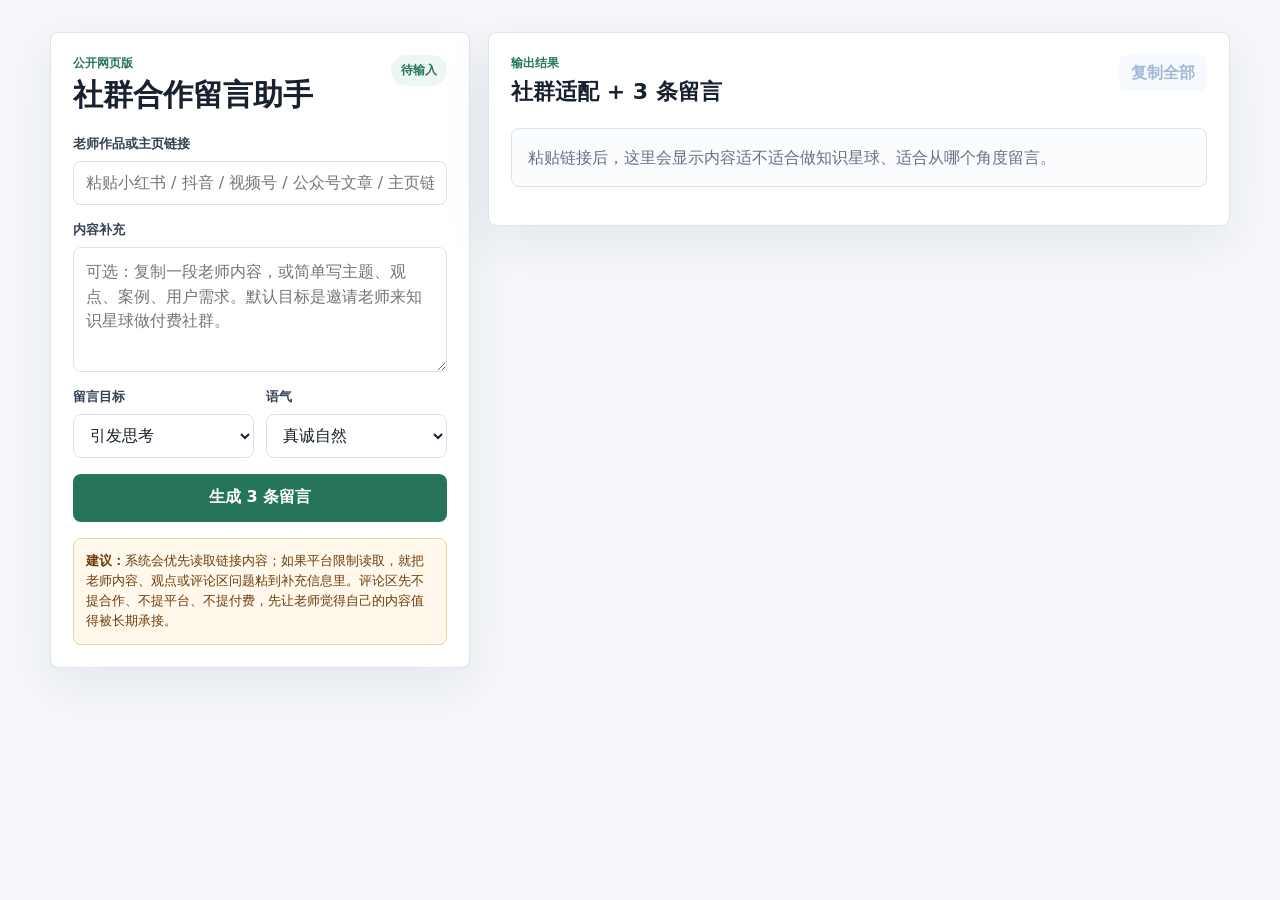
<file: index.html>
<!doctype html>
<html lang="zh-CN">
  <head>
    <meta charset="UTF-8" />
    <meta name="viewport" content="width=device-width, initial-scale=1.0" />
    <title>知识星球留言助手</title>
    <link rel="stylesheet" href="./styles.css?v=6" />
  </head>
  <body>
    <main class="app-shell">
      <section class="workspace">
        <div class="panel input-panel">
          <div class="brand-row">
            <div>
              <p class="eyebrow">公开网页版</p>
              <h1>社群合作留言助手</h1>
            </div>
            <span class="status-pill" id="statusPill">待输入</span>
          </div>

          <label class="field">
            <span>老师作品或主页链接</span>
            <input id="urlInput" type="url" placeholder="粘贴小红书 / 抖音 / 视频号 / 公众号文章 / 主页链接" />
          </label>

          <label class="field">
            <span>内容补充</span>
            <textarea id="noteInput" rows="4" placeholder="可选：复制一段老师内容，或简单写主题、观点、案例、用户需求。默认目标是邀请老师来知识星球做付费社群。"></textarea>
          </label>

          <div class="control-grid">
            <label class="field">
              <span>留言目标</span>
              <select id="goalInput">
                <option value="引发思考">引发思考</option>
                <option value="轻触达">轻触达</option>
                <option value="邀请私信">邀请私信</option>
              </select>
            </label>
            <label class="field">
              <span>语气</span>
              <select id="toneInput">
                <option value="真诚自然">真诚自然</option>
                <option value="专业克制">专业克制</option>
                <option value="温暖亲近">温暖亲近</option>
              </select>
            </label>
          </div>

          <button class="primary-button" id="generateButton">生成 3 条留言</button>

          <div class="notice">
            <strong>建议：</strong>系统会优先读取链接内容；如果平台限制读取，就把老师内容、观点或评论区问题粘到补充信息里。评论区先不提合作、不提平台、不提付费，先让老师觉得自己的内容值得被长期承接。
          </div>
        </div>

        <div class="panel result-panel">
          <div class="section-title">
            <div>
              <p class="eyebrow">输出结果</p>
              <h2>社群适配 + 3 条留言</h2>
            </div>
            <button class="ghost-button" id="copyAllButton" disabled>复制全部</button>
          </div>

          <div class="page-card" id="pageCard">
            <p class="muted">粘贴链接后，这里会显示内容适不适合做知识星球、适合从哪个角度留言。</p>
          </div>

          <div class="comments" id="comments"></div>
        </div>
      </section>
    </main>
    <script src="./script.js?v=8"></script>
  </body>
</html>
</file>
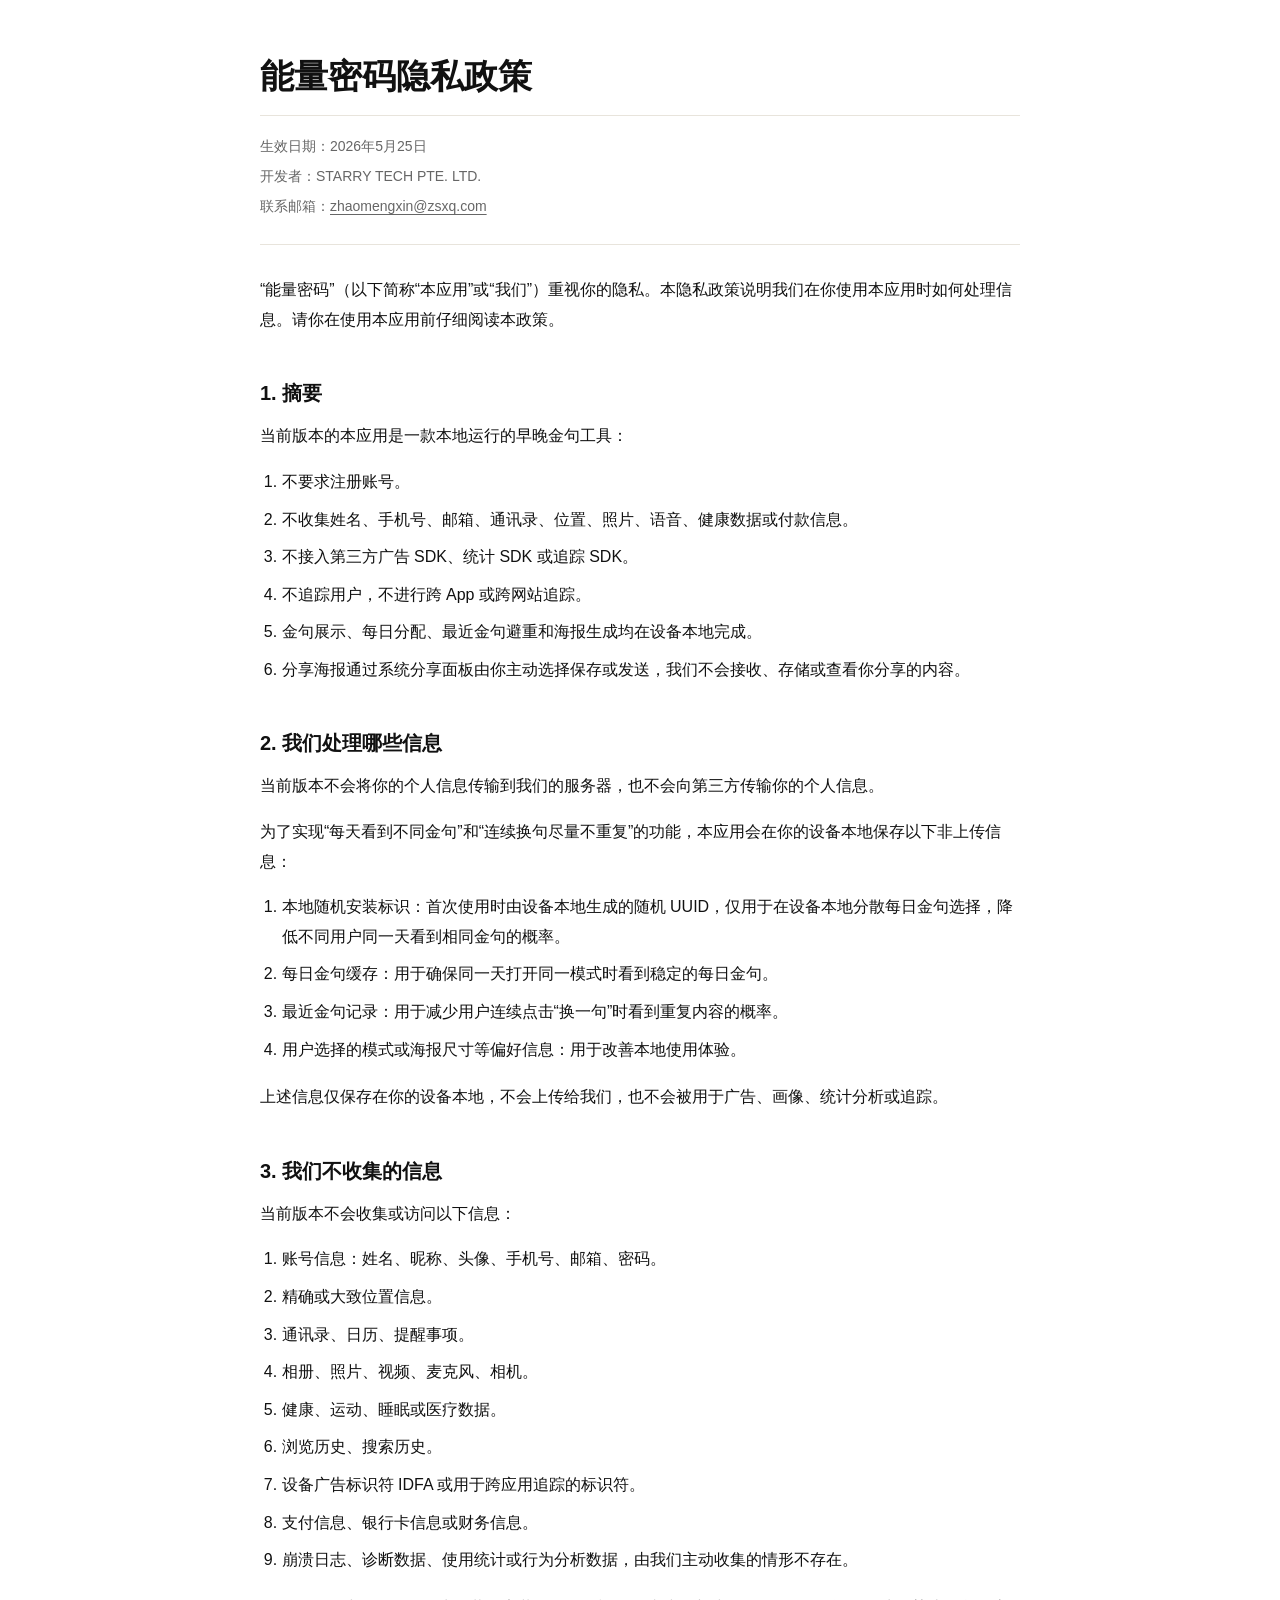
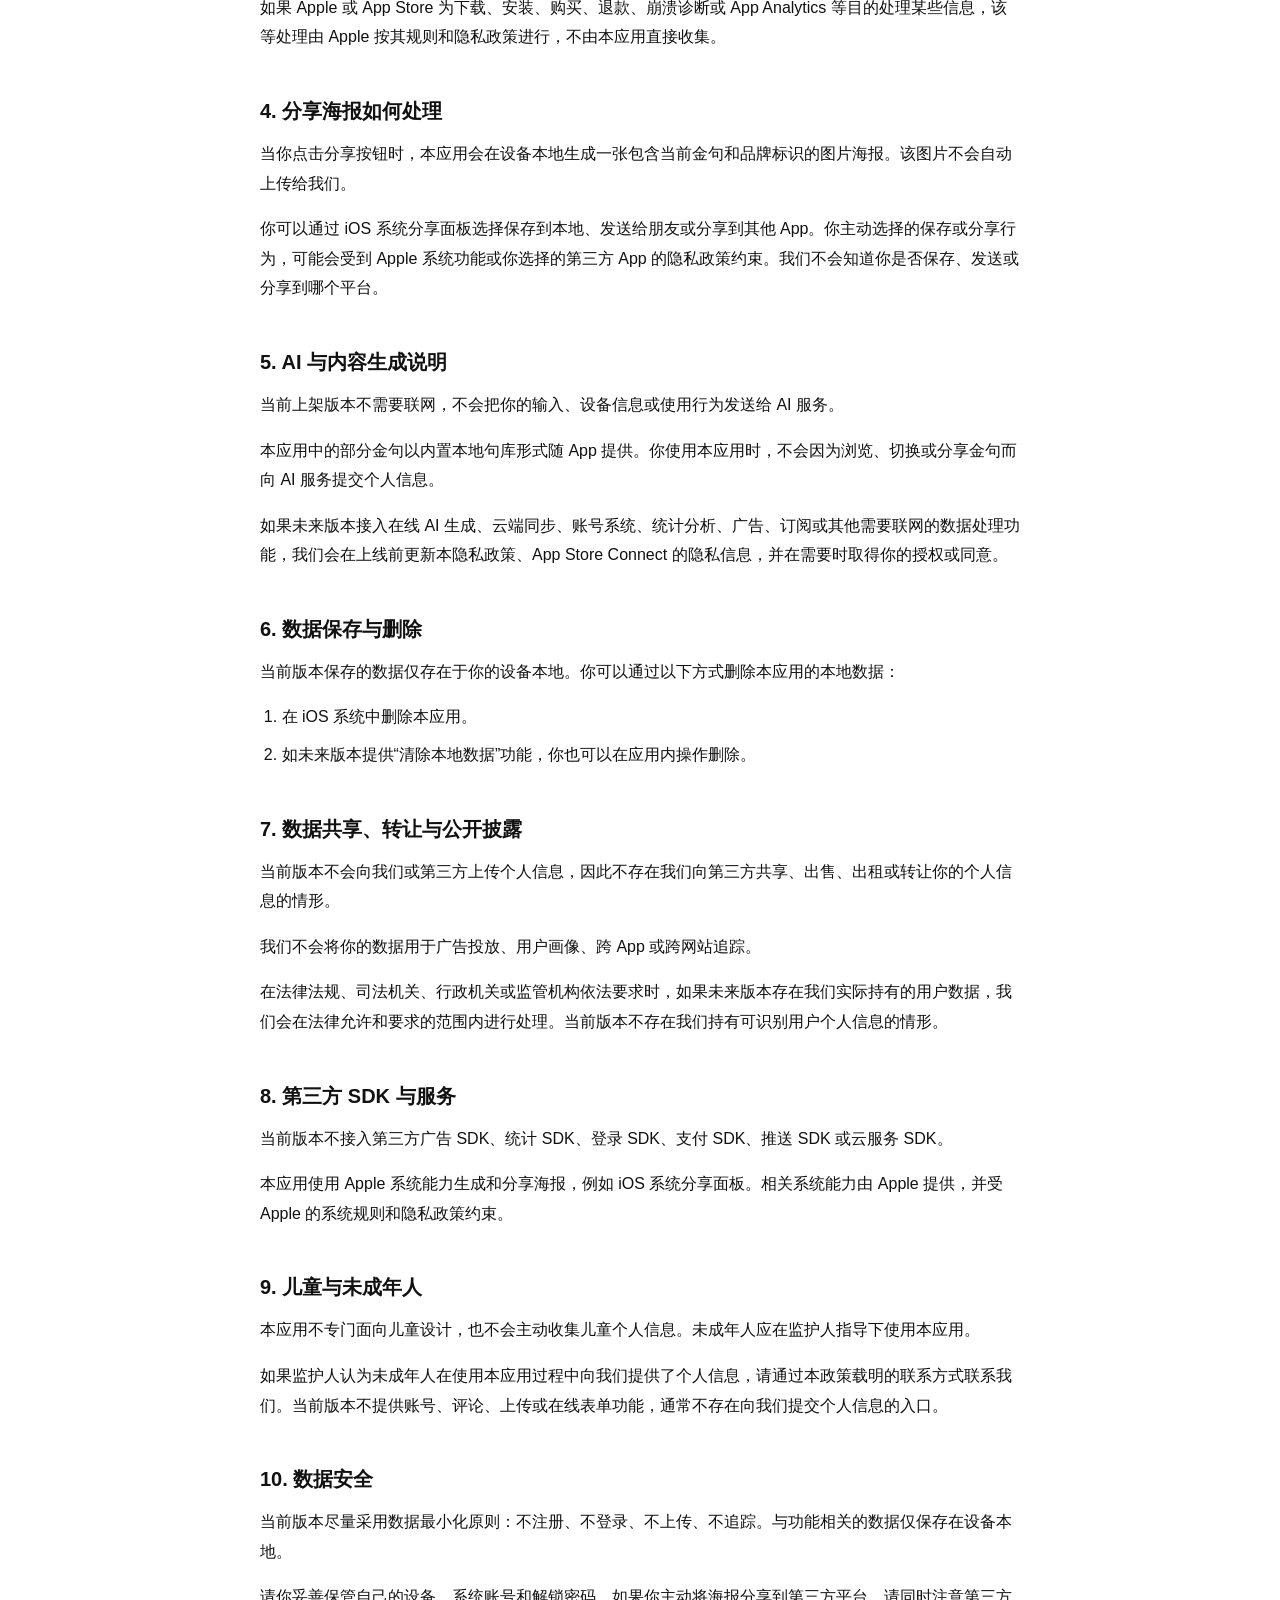
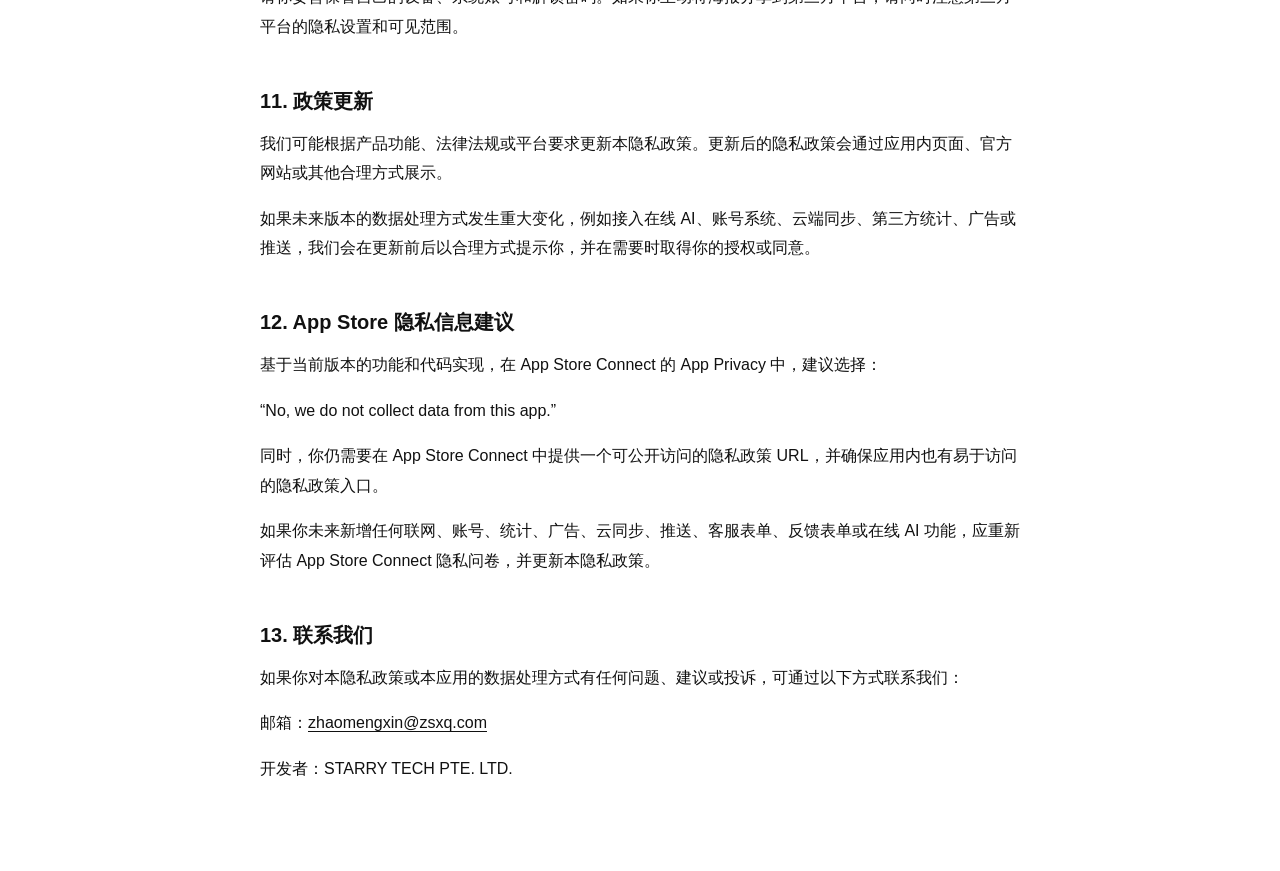
<file: DailyGlow/nengliangmima-yinsizhengce.html>
<!doctype html>
<html lang="zh-CN">
  <head>
    <meta charset="utf-8" />
    <meta name="viewport" content="width=device-width, initial-scale=1" />
    <title>能量密码隐私政策</title>
    <style>
      :root {
        color-scheme: light;
        --bg: #ffffff;
        --ink: #111111;
        --muted: #666666;
        --line: #e8e4dc;
      }

      * {
        box-sizing: border-box;
      }

      body {
        margin: 0;
        background: var(--bg);
        color: var(--ink);
        font-family:
          -apple-system, BlinkMacSystemFont, "Segoe UI", "PingFang SC",
          "Hiragino Sans GB", "Microsoft YaHei", sans-serif;
        line-height: 1.85;
        letter-spacing: 0;
      }

      main {
        width: min(100% - 40px, 760px);
        margin: 0 auto;
        padding: 56px 0 72px;
      }

      h1 {
        margin: 0 0 18px;
        font-size: 34px;
        line-height: 1.22;
        font-weight: 760;
      }

      h2 {
        margin: 42px 0 14px;
        padding-top: 4px;
        font-size: 20px;
        line-height: 1.35;
        font-weight: 700;
      }

      p {
        margin: 0 0 16px;
        font-size: 16px;
      }

      ol {
        margin: 0 0 18px;
        padding-left: 1.35em;
      }

      li {
        margin: 0 0 8px;
        font-size: 16px;
      }

      .meta {
        margin: 0 0 30px;
        padding: 18px 0 20px;
        border-top: 1px solid var(--line);
        border-bottom: 1px solid var(--line);
        color: var(--muted);
      }

      .meta p {
        margin: 0 0 4px;
        font-size: 14px;
      }

      a {
        color: inherit;
        text-underline-offset: 3px;
      }

      @media (max-width: 520px) {
        main {
          width: min(100% - 28px, 760px);
          padding-top: 38px;
        }

        h1 {
          font-size: 29px;
        }

        h2 {
          font-size: 18px;
        }
      }
    </style>
  </head>
  <body>
    <main>
      <h1>能量密码隐私政策</h1>

      <section class="meta" aria-label="政策信息">
        <p>生效日期：2026年5月25日</p>
        <p>开发者：STARRY TECH PTE. LTD.</p>
        <p>联系邮箱：<a href="mailto:zhaomengxin@zsxq.com">zhaomengxin@zsxq.com</a></p>
      </section>

      <p>“能量密码”（以下简称“本应用”或“我们”）重视你的隐私。本隐私政策说明我们在你使用本应用时如何处理信息。请你在使用本应用前仔细阅读本政策。</p>

      <h2>1. 摘要</h2>
      <p>当前版本的本应用是一款本地运行的早晚金句工具：</p>
      <ol>
        <li>不要求注册账号。</li>
        <li>不收集姓名、手机号、邮箱、通讯录、位置、照片、语音、健康数据或付款信息。</li>
        <li>不接入第三方广告 SDK、统计 SDK 或追踪 SDK。</li>
        <li>不追踪用户，不进行跨 App 或跨网站追踪。</li>
        <li>金句展示、每日分配、最近金句避重和海报生成均在设备本地完成。</li>
        <li>分享海报通过系统分享面板由你主动选择保存或发送，我们不会接收、存储或查看你分享的内容。</li>
      </ol>

      <h2>2. 我们处理哪些信息</h2>
      <p>当前版本不会将你的个人信息传输到我们的服务器，也不会向第三方传输你的个人信息。</p>
      <p>为了实现“每天看到不同金句”和“连续换句尽量不重复”的功能，本应用会在你的设备本地保存以下非上传信息：</p>
      <ol>
        <li>本地随机安装标识：首次使用时由设备本地生成的随机 UUID，仅用于在设备本地分散每日金句选择，降低不同用户同一天看到相同金句的概率。</li>
        <li>每日金句缓存：用于确保同一天打开同一模式时看到稳定的每日金句。</li>
        <li>最近金句记录：用于减少用户连续点击“换一句”时看到重复内容的概率。</li>
        <li>用户选择的模式或海报尺寸等偏好信息：用于改善本地使用体验。</li>
      </ol>
      <p>上述信息仅保存在你的设备本地，不会上传给我们，也不会被用于广告、画像、统计分析或追踪。</p>

      <h2>3. 我们不收集的信息</h2>
      <p>当前版本不会收集或访问以下信息：</p>
      <ol>
        <li>账号信息：姓名、昵称、头像、手机号、邮箱、密码。</li>
        <li>精确或大致位置信息。</li>
        <li>通讯录、日历、提醒事项。</li>
        <li>相册、照片、视频、麦克风、相机。</li>
        <li>健康、运动、睡眠或医疗数据。</li>
        <li>浏览历史、搜索历史。</li>
        <li>设备广告标识符 IDFA 或用于跨应用追踪的标识符。</li>
        <li>支付信息、银行卡信息或财务信息。</li>
        <li>崩溃日志、诊断数据、使用统计或行为分析数据，由我们主动收集的情形不存在。</li>
      </ol>
      <p>如果 Apple 或 App Store 为下载、安装、购买、退款、崩溃诊断或 App Analytics 等目的处理某些信息，该等处理由 Apple 按其规则和隐私政策进行，不由本应用直接收集。</p>

      <h2>4. 分享海报如何处理</h2>
      <p>当你点击分享按钮时，本应用会在设备本地生成一张包含当前金句和品牌标识的图片海报。该图片不会自动上传给我们。</p>
      <p>你可以通过 iOS 系统分享面板选择保存到本地、发送给朋友或分享到其他 App。你主动选择的保存或分享行为，可能会受到 Apple 系统功能或你选择的第三方 App 的隐私政策约束。我们不会知道你是否保存、发送或分享到哪个平台。</p>

      <h2>5. AI 与内容生成说明</h2>
      <p>当前上架版本不需要联网，不会把你的输入、设备信息或使用行为发送给 AI 服务。</p>
      <p>本应用中的部分金句以内置本地句库形式随 App 提供。你使用本应用时，不会因为浏览、切换或分享金句而向 AI 服务提交个人信息。</p>
      <p>如果未来版本接入在线 AI 生成、云端同步、账号系统、统计分析、广告、订阅或其他需要联网的数据处理功能，我们会在上线前更新本隐私政策、App Store Connect 的隐私信息，并在需要时取得你的授权或同意。</p>

      <h2>6. 数据保存与删除</h2>
      <p>当前版本保存的数据仅存在于你的设备本地。你可以通过以下方式删除本应用的本地数据：</p>
      <ol>
        <li>在 iOS 系统中删除本应用。</li>
        <li>如未来版本提供“清除本地数据”功能，你也可以在应用内操作删除。</li>
      </ol>

      <h2>7. 数据共享、转让与公开披露</h2>
      <p>当前版本不会向我们或第三方上传个人信息，因此不存在我们向第三方共享、出售、出租或转让你的个人信息的情形。</p>
      <p>我们不会将你的数据用于广告投放、用户画像、跨 App 或跨网站追踪。</p>
      <p>在法律法规、司法机关、行政机关或监管机构依法要求时，如果未来版本存在我们实际持有的用户数据，我们会在法律允许和要求的范围内进行处理。当前版本不存在我们持有可识别用户个人信息的情形。</p>

      <h2>8. 第三方 SDK 与服务</h2>
      <p>当前版本不接入第三方广告 SDK、统计 SDK、登录 SDK、支付 SDK、推送 SDK 或云服务 SDK。</p>
      <p>本应用使用 Apple 系统能力生成和分享海报，例如 iOS 系统分享面板。相关系统能力由 Apple 提供，并受 Apple 的系统规则和隐私政策约束。</p>

      <h2>9. 儿童与未成年人</h2>
      <p>本应用不专门面向儿童设计，也不会主动收集儿童个人信息。未成年人应在监护人指导下使用本应用。</p>
      <p>如果监护人认为未成年人在使用本应用过程中向我们提供了个人信息，请通过本政策载明的联系方式联系我们。当前版本不提供账号、评论、上传或在线表单功能，通常不存在向我们提交个人信息的入口。</p>

      <h2>10. 数据安全</h2>
      <p>当前版本尽量采用数据最小化原则：不注册、不登录、不上传、不追踪。与功能相关的数据仅保存在设备本地。</p>
      <p>请你妥善保管自己的设备、系统账号和解锁密码。如果你主动将海报分享到第三方平台，请同时注意第三方平台的隐私设置和可见范围。</p>

      <h2>11. 政策更新</h2>
      <p>我们可能根据产品功能、法律法规或平台要求更新本隐私政策。更新后的隐私政策会通过应用内页面、官方网站或其他合理方式展示。</p>
      <p>如果未来版本的数据处理方式发生重大变化，例如接入在线 AI、账号系统、云端同步、第三方统计、广告或推送，我们会在更新前后以合理方式提示你，并在需要时取得你的授权或同意。</p>

      <h2>12. App Store 隐私信息建议</h2>
      <p>基于当前版本的功能和代码实现，在 App Store Connect 的 App Privacy 中，建议选择：</p>
      <p>“No, we do not collect data from this app.”</p>
      <p>同时，你仍需要在 App Store Connect 中提供一个可公开访问的隐私政策 URL，并确保应用内也有易于访问的隐私政策入口。</p>
      <p>如果你未来新增任何联网、账号、统计、广告、云同步、推送、客服表单、反馈表单或在线 AI 功能，应重新评估 App Store Connect 隐私问卷，并更新本隐私政策。</p>

      <h2>13. 联系我们</h2>
      <p>如果你对本隐私政策或本应用的数据处理方式有任何问题、建议或投诉，可通过以下方式联系我们：</p>
      <p>邮箱：<a href="mailto:zhaomengxin@zsxq.com">zhaomengxin@zsxq.com</a></p>
      <p>开发者：STARRY TECH PTE. LTD.</p>
    </main>
  </body>
</html>
</file>
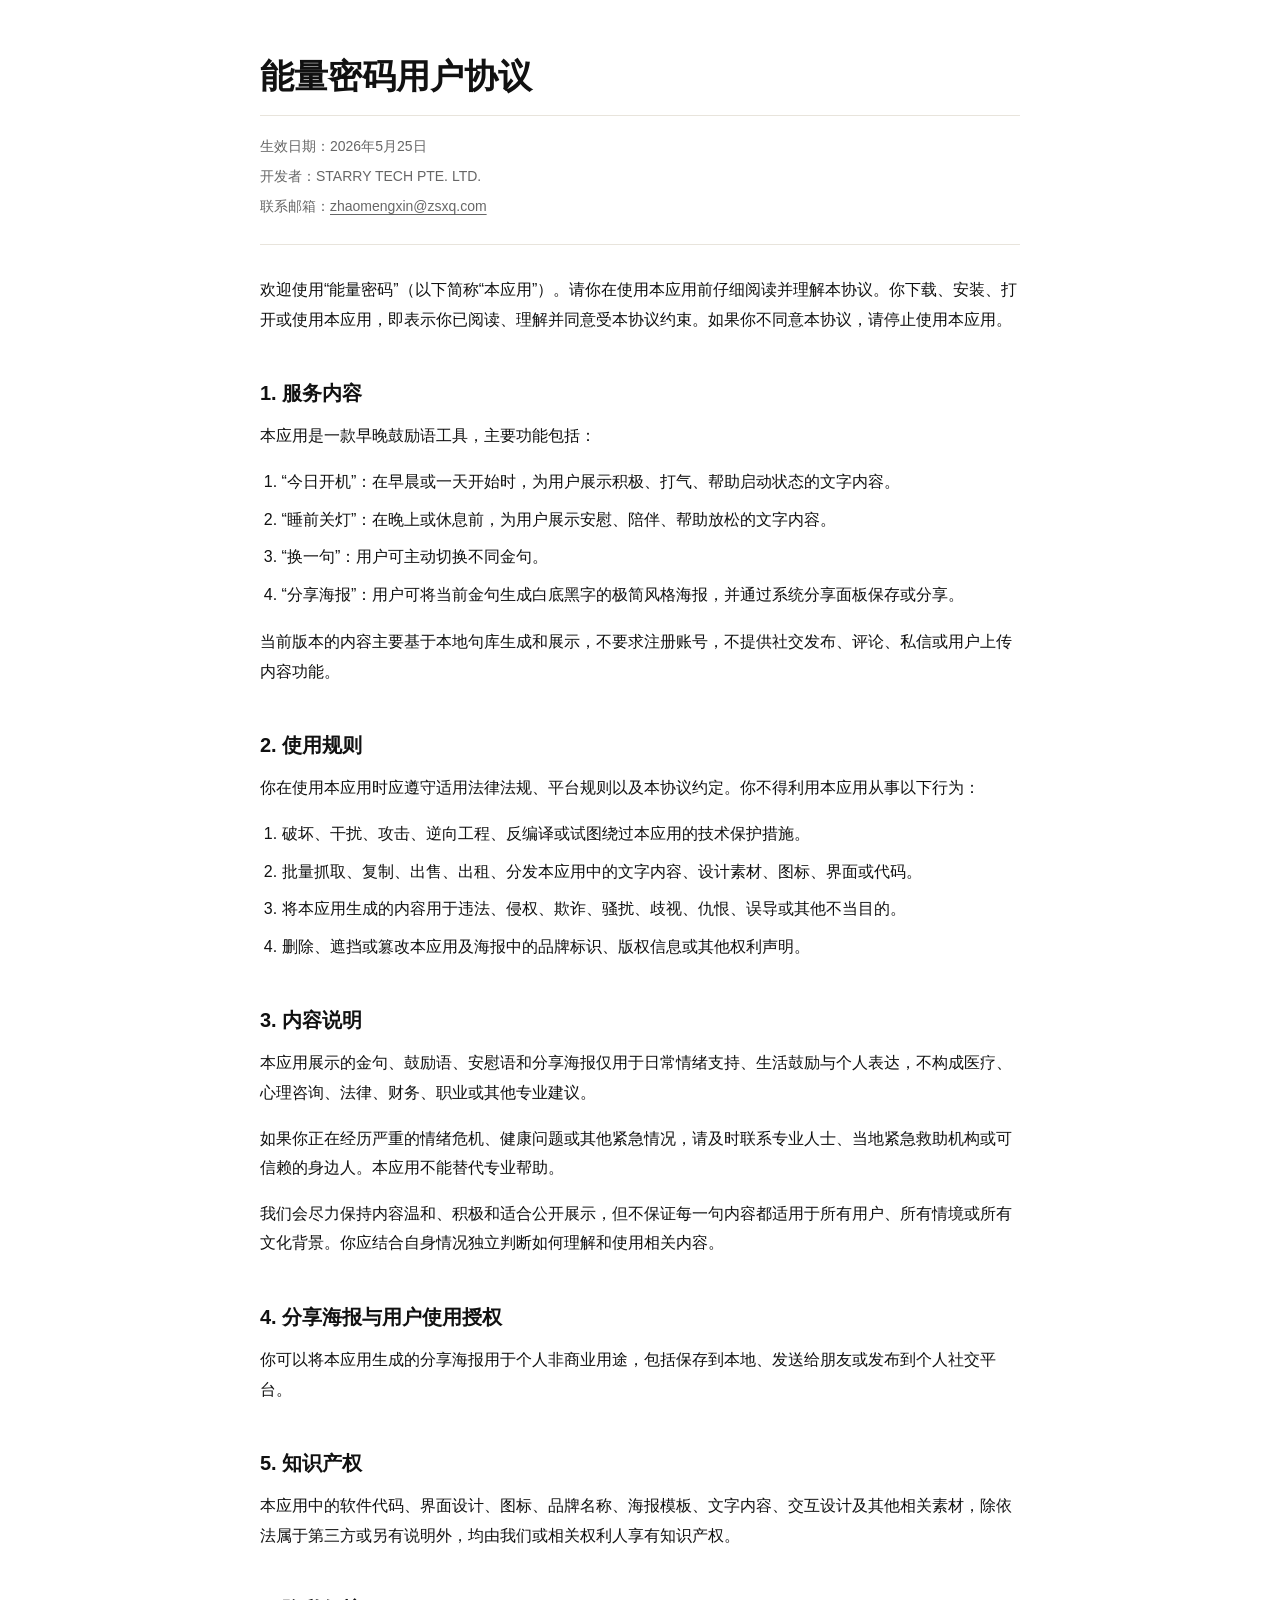
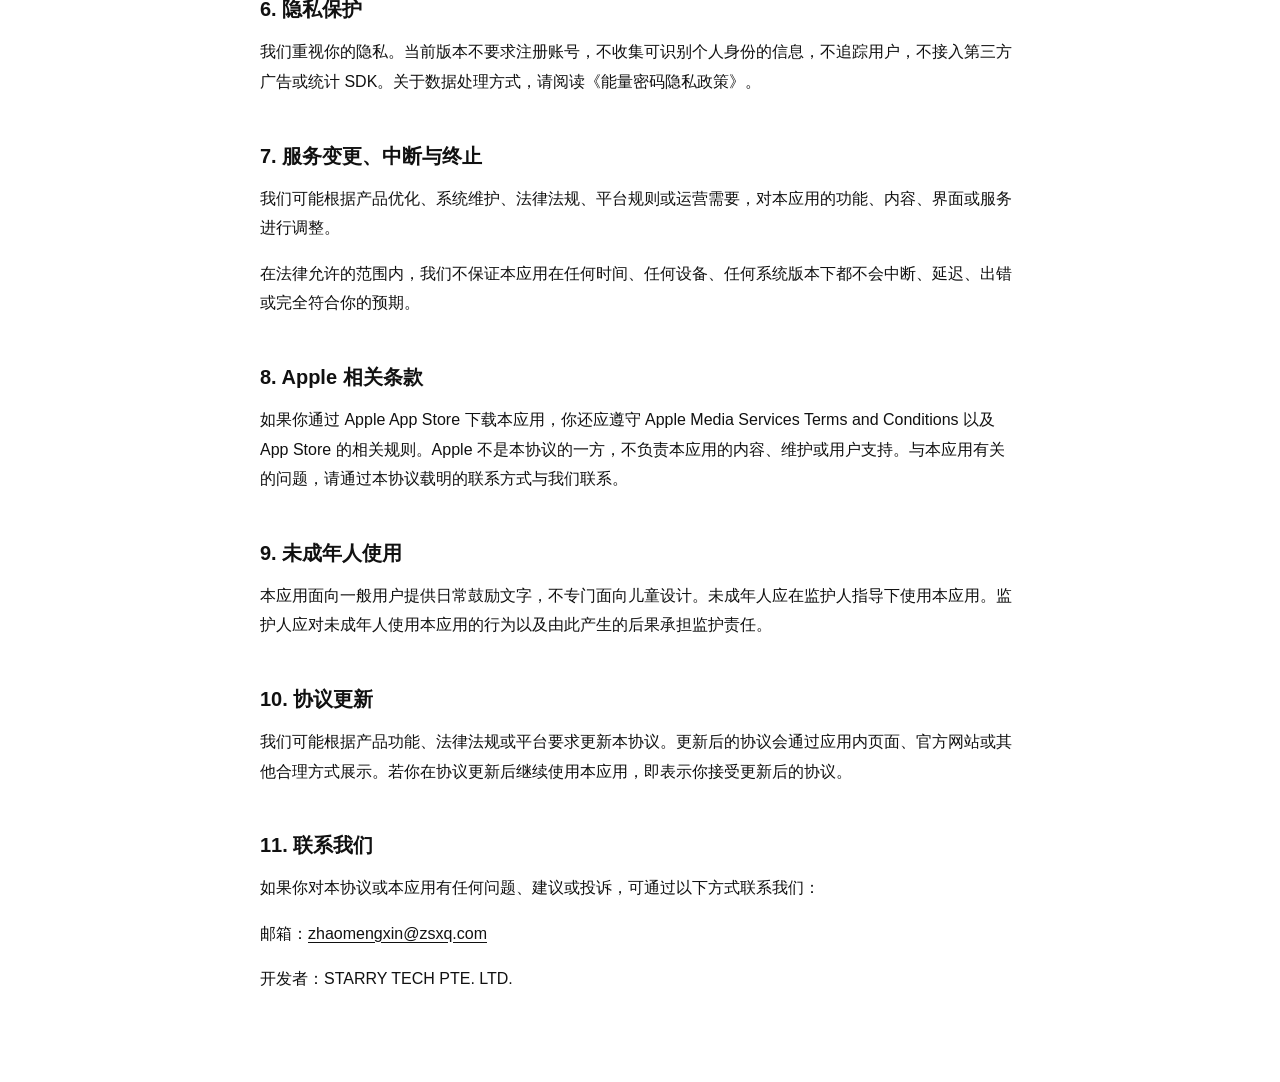
<file: DailyGlow/nengliangmimayonghuxieyi.html>
<!doctype html>
<html lang="zh-CN">
  <head>
    <meta charset="utf-8" />
    <meta name="viewport" content="width=device-width, initial-scale=1" />
    <title>能量密码用户协议</title>
    <style>
      :root {
        color-scheme: light;
        --bg: #ffffff;
        --ink: #111111;
        --muted: #666666;
        --line: #e8e4dc;
      }

      * {
        box-sizing: border-box;
      }

      body {
        margin: 0;
        background: var(--bg);
        color: var(--ink);
        font-family:
          -apple-system, BlinkMacSystemFont, "Segoe UI", "PingFang SC",
          "Hiragino Sans GB", "Microsoft YaHei", sans-serif;
        line-height: 1.85;
        letter-spacing: 0;
      }

      main {
        width: min(100% - 40px, 760px);
        margin: 0 auto;
        padding: 56px 0 72px;
      }

      h1 {
        margin: 0 0 18px;
        font-size: 34px;
        line-height: 1.22;
        font-weight: 760;
      }

      h2 {
        margin: 42px 0 14px;
        padding-top: 4px;
        font-size: 20px;
        line-height: 1.35;
        font-weight: 700;
      }

      p {
        margin: 0 0 16px;
        font-size: 16px;
      }

      ol {
        margin: 0 0 18px;
        padding-left: 1.35em;
      }

      li {
        margin: 0 0 8px;
        font-size: 16px;
      }

      .meta {
        margin: 0 0 30px;
        padding: 18px 0 20px;
        border-top: 1px solid var(--line);
        border-bottom: 1px solid var(--line);
        color: var(--muted);
      }

      .meta p {
        margin: 0 0 4px;
        font-size: 14px;
      }

      a {
        color: inherit;
        text-underline-offset: 3px;
      }

      @media (max-width: 520px) {
        main {
          width: min(100% - 28px, 760px);
          padding-top: 38px;
        }

        h1 {
          font-size: 29px;
        }

        h2 {
          font-size: 18px;
        }
      }
    </style>
  </head>
  <body>
    <main>
      <h1>能量密码用户协议</h1>

      <section class="meta" aria-label="协议信息">
        <p>生效日期：2026年5月25日</p>
        <p>开发者：STARRY TECH PTE. LTD.</p>
        <p>联系邮箱：<a href="mailto:zhaomengxin@zsxq.com">zhaomengxin@zsxq.com</a></p>
      </section>

      <p>欢迎使用“能量密码”（以下简称“本应用”）。请你在使用本应用前仔细阅读并理解本协议。你下载、安装、打开或使用本应用，即表示你已阅读、理解并同意受本协议约束。如果你不同意本协议，请停止使用本应用。</p>

      <h2>1. 服务内容</h2>
      <p>本应用是一款早晚鼓励语工具，主要功能包括：</p>
      <ol>
        <li>“今日开机”：在早晨或一天开始时，为用户展示积极、打气、帮助启动状态的文字内容。</li>
        <li>“睡前关灯”：在晚上或休息前，为用户展示安慰、陪伴、帮助放松的文字内容。</li>
        <li>“换一句”：用户可主动切换不同金句。</li>
        <li>“分享海报”：用户可将当前金句生成白底黑字的极简风格海报，并通过系统分享面板保存或分享。</li>
      </ol>
      <p>当前版本的内容主要基于本地句库生成和展示，不要求注册账号，不提供社交发布、评论、私信或用户上传内容功能。</p>

      <h2>2. 使用规则</h2>
      <p>你在使用本应用时应遵守适用法律法规、平台规则以及本协议约定。你不得利用本应用从事以下行为：</p>
      <ol>
        <li>破坏、干扰、攻击、逆向工程、反编译或试图绕过本应用的技术保护措施。</li>
        <li>批量抓取、复制、出售、出租、分发本应用中的文字内容、设计素材、图标、界面或代码。</li>
        <li>将本应用生成的内容用于违法、侵权、欺诈、骚扰、歧视、仇恨、误导或其他不当目的。</li>
        <li>删除、遮挡或篡改本应用及海报中的品牌标识、版权信息或其他权利声明。</li>
      </ol>

      <h2>3. 内容说明</h2>
      <p>本应用展示的金句、鼓励语、安慰语和分享海报仅用于日常情绪支持、生活鼓励与个人表达，不构成医疗、心理咨询、法律、财务、职业或其他专业建议。</p>
      <p>如果你正在经历严重的情绪危机、健康问题或其他紧急情况，请及时联系专业人士、当地紧急救助机构或可信赖的身边人。本应用不能替代专业帮助。</p>
      <p>我们会尽力保持内容温和、积极和适合公开展示，但不保证每一句内容都适用于所有用户、所有情境或所有文化背景。你应结合自身情况独立判断如何理解和使用相关内容。</p>

      <h2>4. 分享海报与用户使用授权</h2>
      <p>你可以将本应用生成的分享海报用于个人非商业用途，包括保存到本地、发送给朋友或发布到个人社交平台。</p>

      <h2>5. 知识产权</h2>
      <p>本应用中的软件代码、界面设计、图标、品牌名称、海报模板、文字内容、交互设计及其他相关素材，除依法属于第三方或另有说明外，均由我们或相关权利人享有知识产权。</p>

      <h2>6. 隐私保护</h2>
      <p>我们重视你的隐私。当前版本不要求注册账号，不收集可识别个人身份的信息，不追踪用户，不接入第三方广告或统计 SDK。关于数据处理方式，请阅读《能量密码隐私政策》。</p>

      <h2>7. 服务变更、中断与终止</h2>
      <p>我们可能根据产品优化、系统维护、法律法规、平台规则或运营需要，对本应用的功能、内容、界面或服务进行调整。</p>
      <p>在法律允许的范围内，我们不保证本应用在任何时间、任何设备、任何系统版本下都不会中断、延迟、出错或完全符合你的预期。</p>

      <h2>8. Apple 相关条款</h2>
      <p>如果你通过 Apple App Store 下载本应用，你还应遵守 Apple Media Services Terms and Conditions 以及 App Store 的相关规则。Apple 不是本协议的一方，不负责本应用的内容、维护或用户支持。与本应用有关的问题，请通过本协议载明的联系方式与我们联系。</p>

      <h2>9. 未成年人使用</h2>
      <p>本应用面向一般用户提供日常鼓励文字，不专门面向儿童设计。未成年人应在监护人指导下使用本应用。监护人应对未成年人使用本应用的行为以及由此产生的后果承担监护责任。</p>

      <h2>10. 协议更新</h2>
      <p>我们可能根据产品功能、法律法规或平台要求更新本协议。更新后的协议会通过应用内页面、官方网站或其他合理方式展示。若你在协议更新后继续使用本应用，即表示你接受更新后的协议。</p>

      <h2>11. 联系我们</h2>
      <p>如果你对本协议或本应用有任何问题、建议或投诉，可通过以下方式联系我们：</p>
      <p>邮箱：<a href="mailto:zhaomengxin@zsxq.com">zhaomengxin@zsxq.com</a></p>
      <p>开发者：STARRY TECH PTE. LTD.</p>
    </main>
  </body>
</html>
</file>
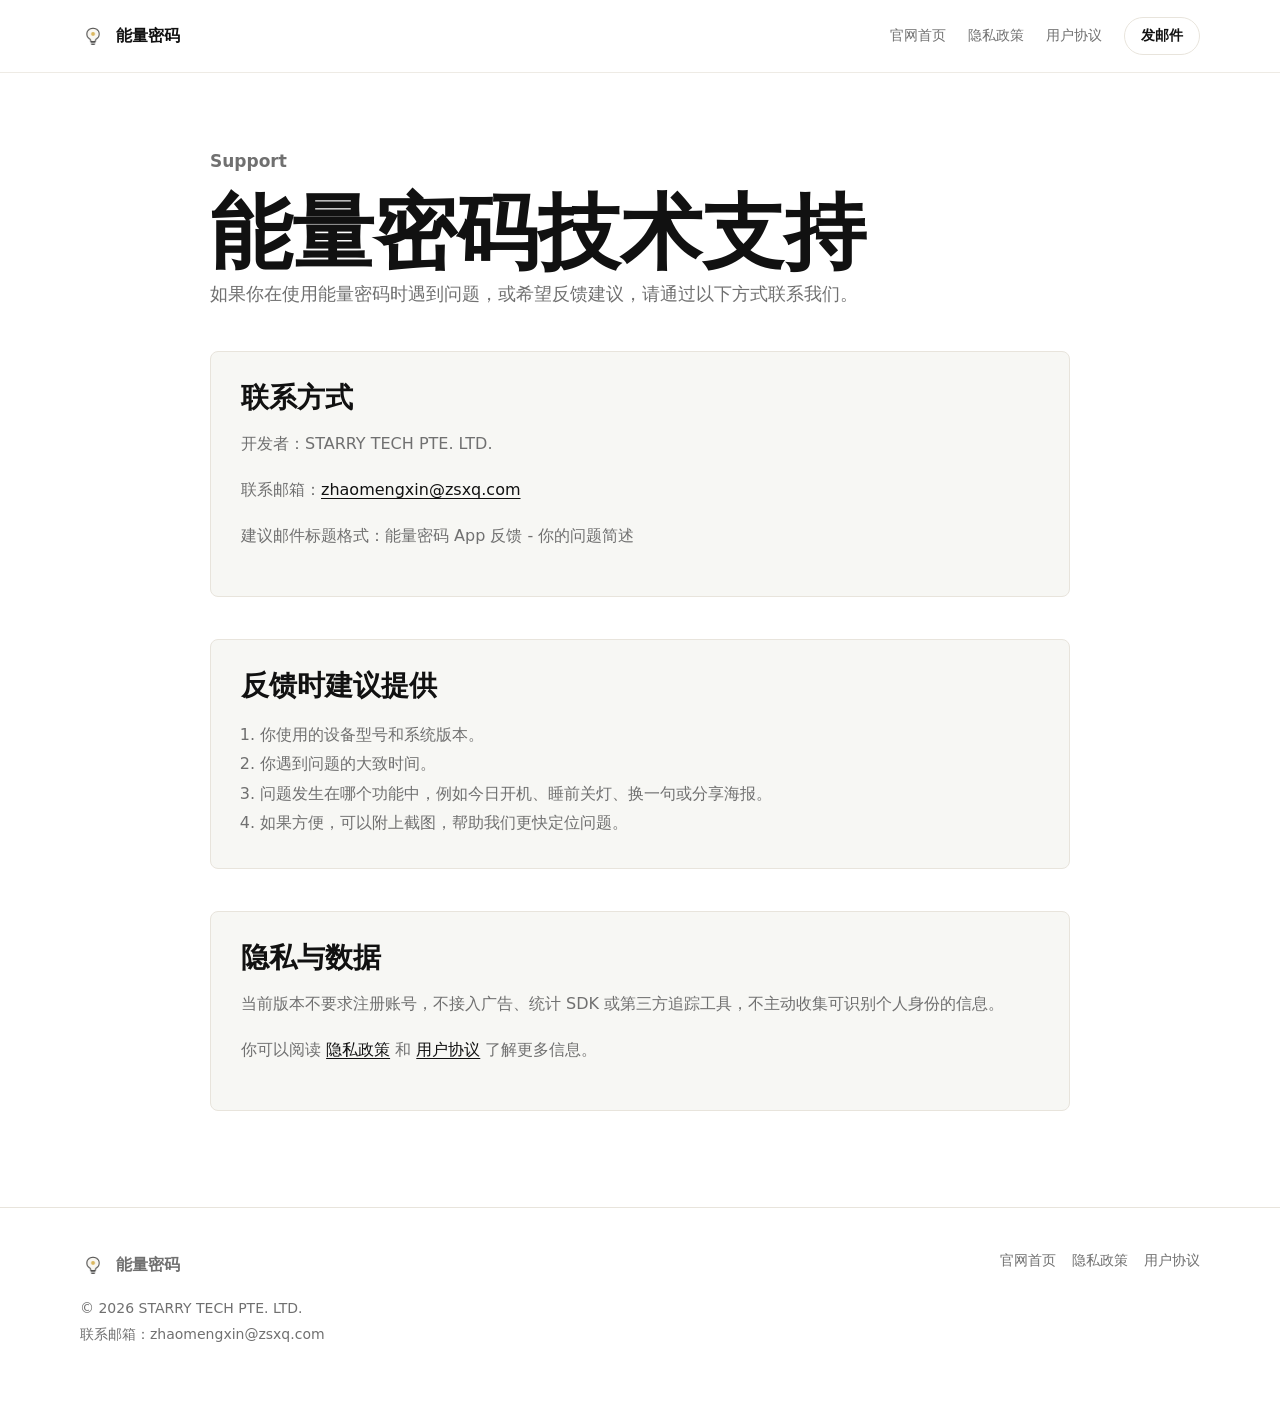
<file: DailyGlow/support.html>
<!doctype html>
<html lang="zh-CN">
  <head>
    <meta charset="utf-8" />
    <meta name="viewport" content="width=device-width, initial-scale=1" />
    <title>能量密码技术支持</title>
    <meta
      name="description"
      content="能量密码 App 技术支持页面。联系邮箱：zhaomengxin@zsxq.com。"
    />
    <link rel="icon" href="assets/app-icon.png" />
    <link rel="apple-touch-icon" href="assets/app-icon.png" />
    <link rel="stylesheet" href="styles.css" />
  </head>
  <body>
    <div class="page">
      <header class="topbar">
        <nav class="nav wrap" aria-label="主导航">
          <a class="brand" href="index.html" aria-label="能量密码首页">
            <img src="assets/app-icon.png" alt="" />
            <span>能量密码</span>
          </a>
          <div class="nav-links">
            <a href="index.html">官网首页</a>
            <a href="privacy.html">隐私政策</a>
            <a href="terms.html">用户协议</a>
            <a class="pill-link" href="mailto:zhaomengxin@zsxq.com">发邮件</a>
          </div>
        </nav>
      </header>

      <main class="support-main">
        <p class="eyebrow">Support</p>
        <h1>能量密码技术支持</h1>
        <p class="support-lead">
          如果你在使用能量密码时遇到问题，或希望反馈建议，请通过以下方式联系我们。
        </p>

        <section class="support-panel" aria-labelledby="contact-title">
          <h2 id="contact-title">联系方式</h2>
          <p>开发者：STARRY TECH PTE. LTD.</p>
          <p>联系邮箱：<a href="mailto:zhaomengxin@zsxq.com">zhaomengxin@zsxq.com</a></p>
          <p>建议邮件标题格式：能量密码 App 反馈 - 你的问题简述</p>
        </section>

        <section class="support-panel" aria-labelledby="help-title">
          <h2 id="help-title">反馈时建议提供</h2>
          <ol class="support-list">
            <li>你使用的设备型号和系统版本。</li>
            <li>你遇到问题的大致时间。</li>
            <li>问题发生在哪个功能中，例如今日开机、睡前关灯、换一句或分享海报。</li>
            <li>如果方便，可以附上截图，帮助我们更快定位问题。</li>
          </ol>
        </section>

        <section class="support-panel" aria-labelledby="privacy-title">
          <h2 id="privacy-title">隐私与数据</h2>
          <p>
            当前版本不要求注册账号，不接入广告、统计 SDK 或第三方追踪工具，不主动收集可识别个人身份的信息。
          </p>
          <p>
            你可以阅读 <a href="privacy.html">隐私政策</a> 和 <a href="terms.html">用户协议</a> 了解更多信息。
          </p>
        </section>
      </main>

      <footer class="footer">
        <div class="footer-inner wrap">
          <div>
            <a class="footer-brand" href="index.html">
              <img src="assets/app-icon.png" alt="" />
              <span>能量密码</span>
            </a>
            <p>© 2026 STARRY TECH PTE. LTD.<br />联系邮箱：zhaomengxin@zsxq.com</p>
          </div>
          <div class="footer-links">
            <a href="index.html">官网首页</a>
            <a href="privacy.html">隐私政策</a>
            <a href="terms.html">用户协议</a>
          </div>
        </div>
      </footer>
    </div>
  </body>
</html>
</file>
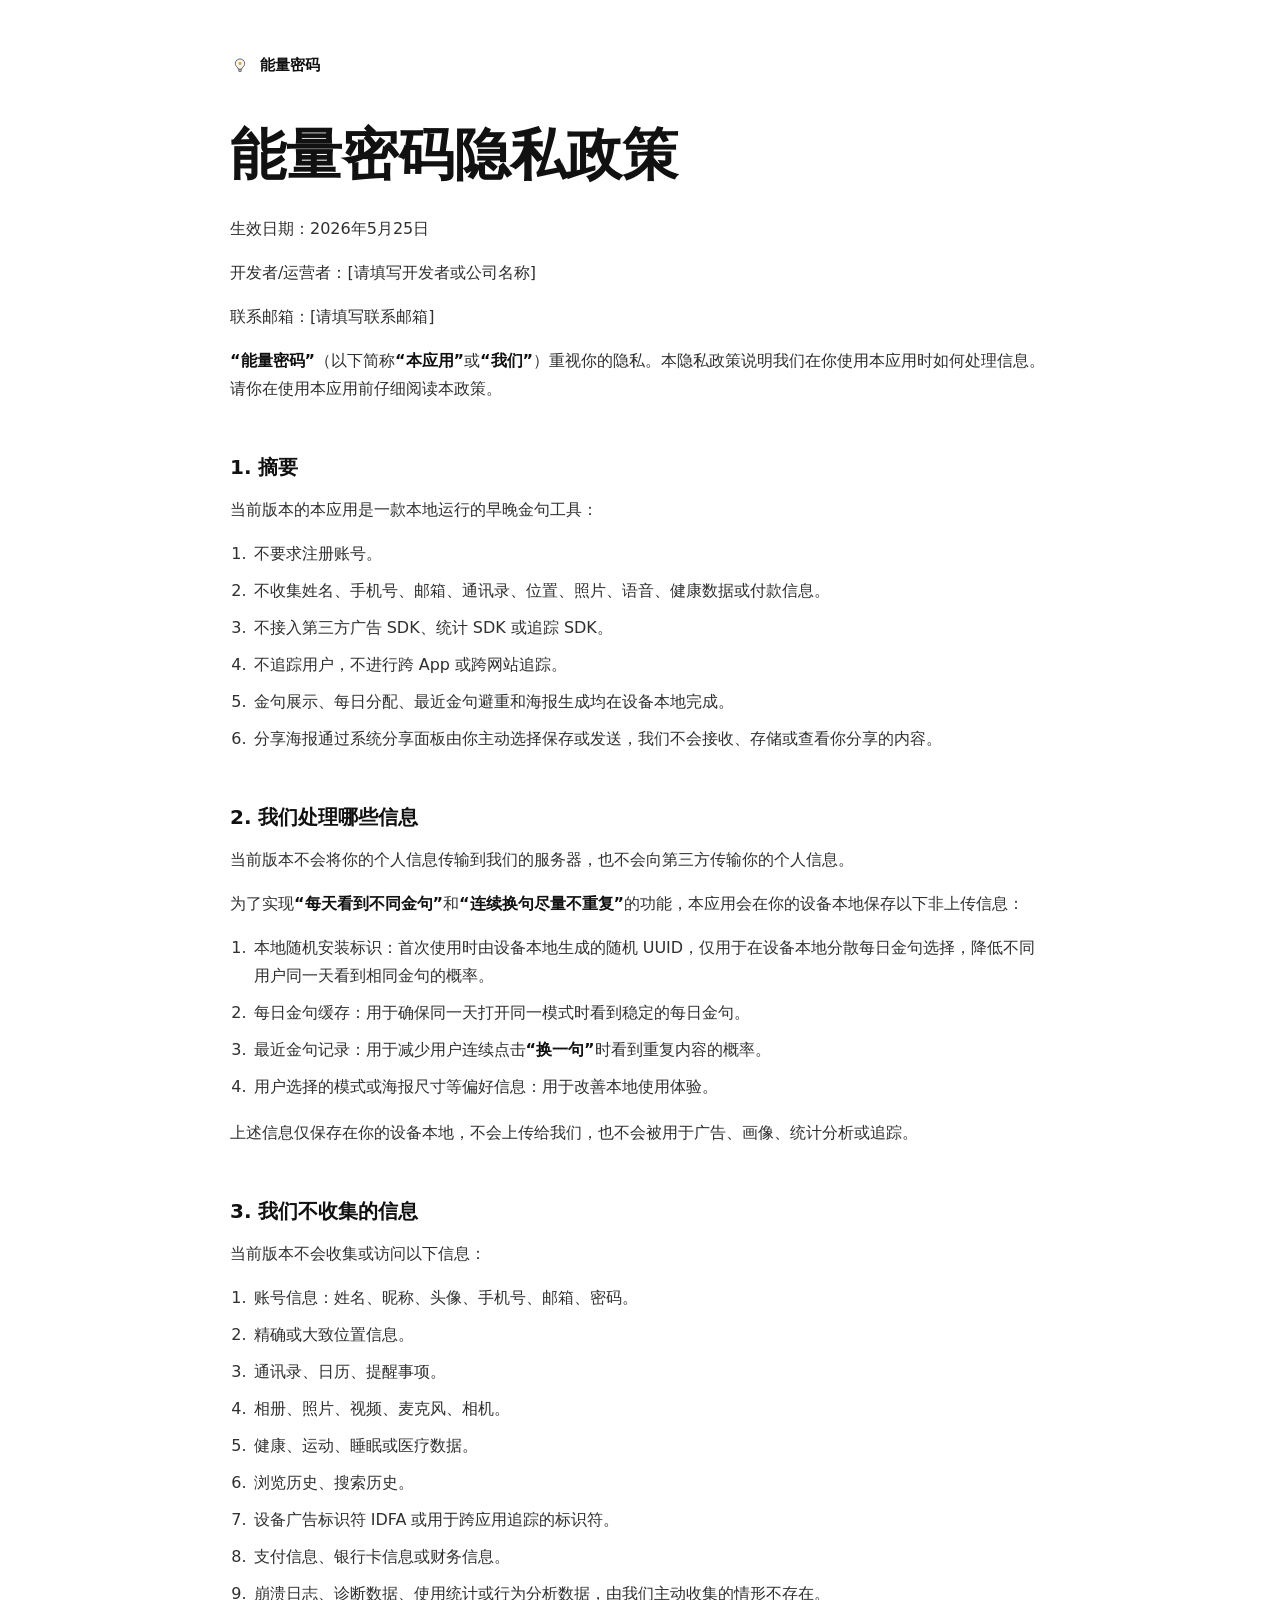
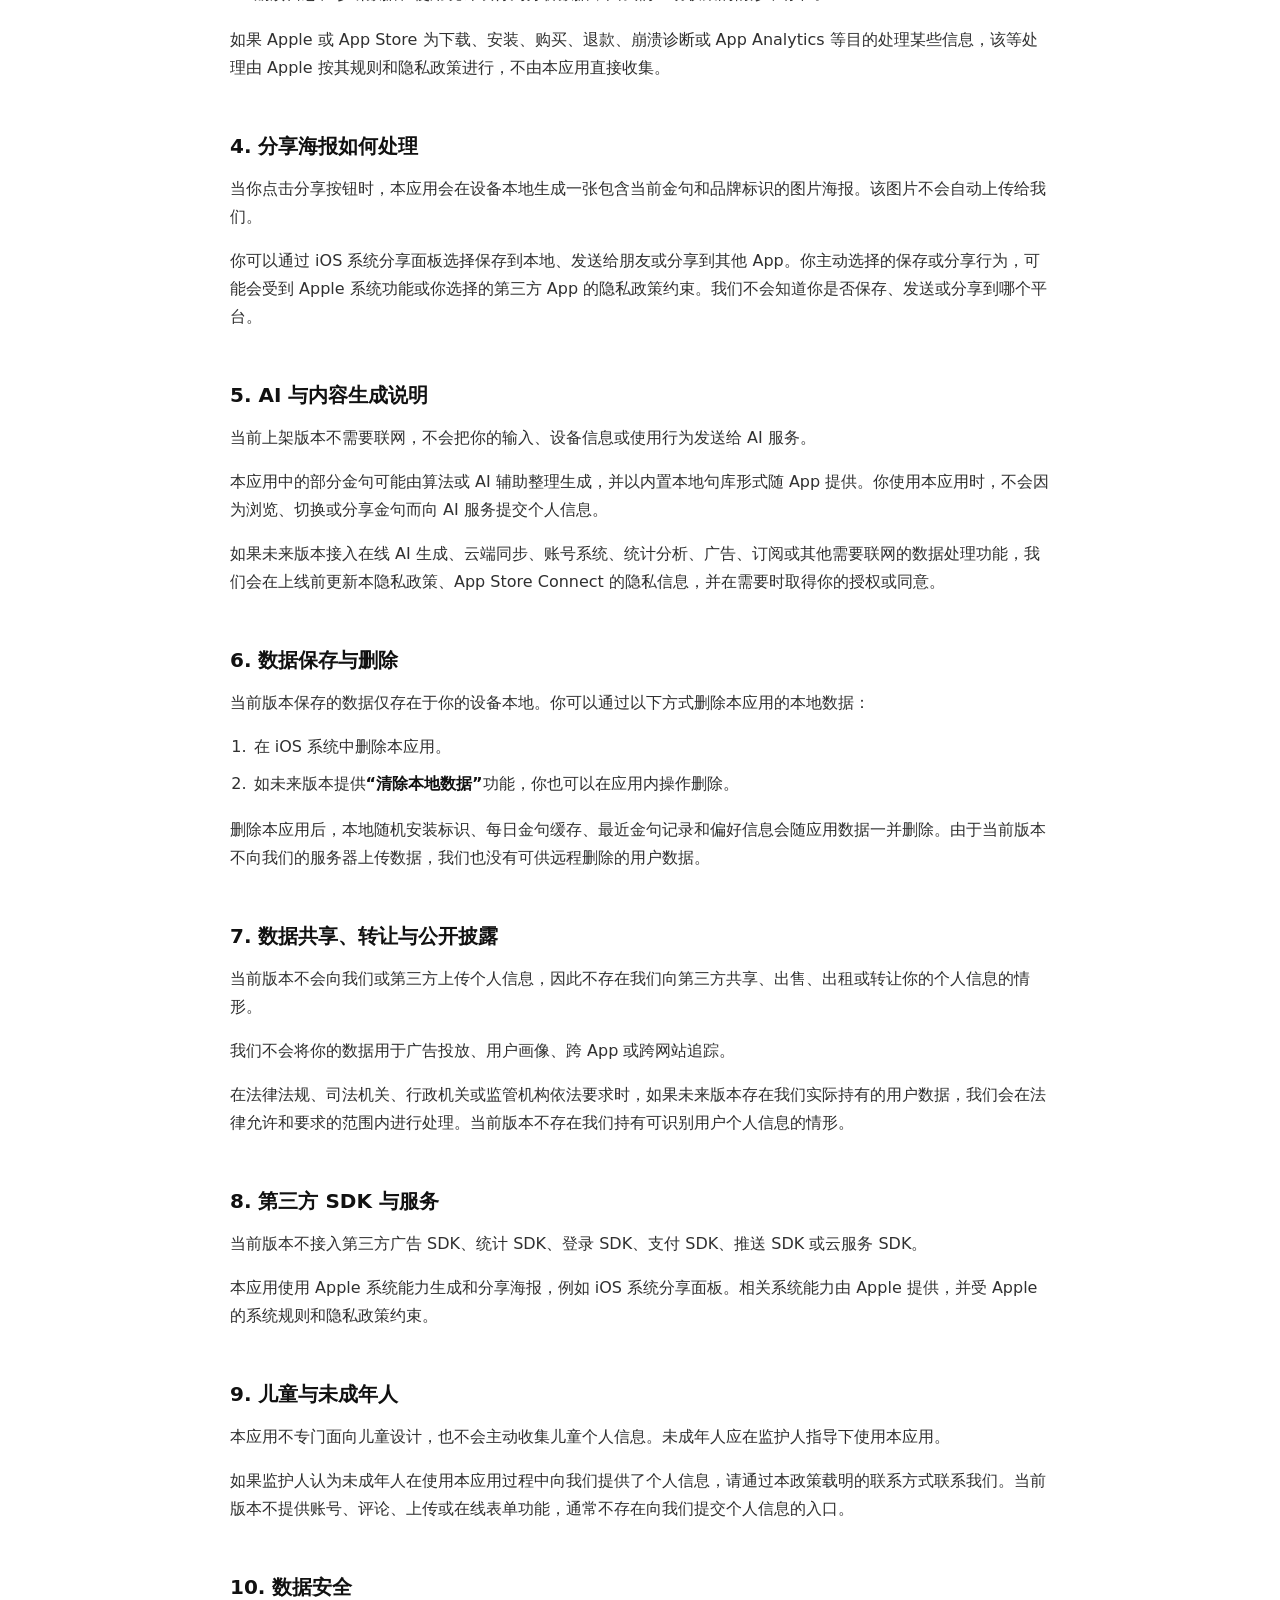
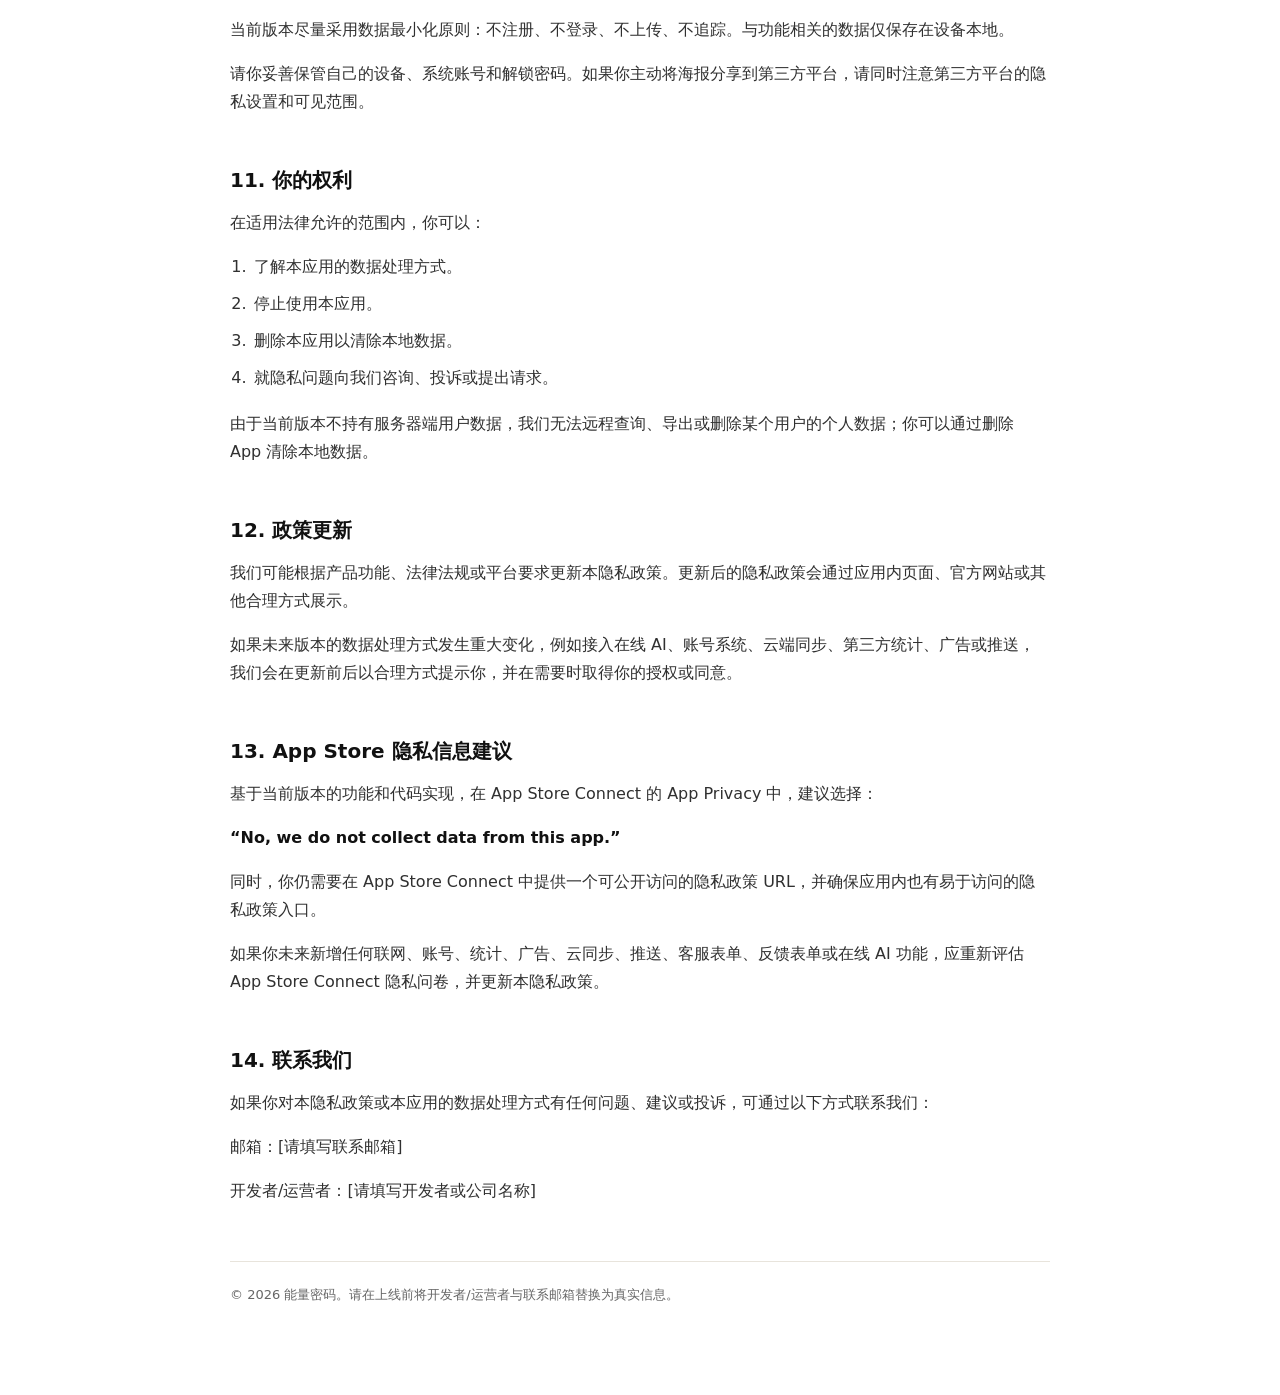
<file: DailyGlow/yinsizhengce.html>
<!doctype html>
<html lang="zh-CN">
<head>
  <meta charset="utf-8" />
  <meta name="viewport" content="width=device-width, initial-scale=1" />
  <title>能量密码隐私政策</title>
  <meta name="description" content="能量密码隐私政策" />
  <style>
    :root {
      color-scheme: light;
      --bg: #ffffff;
      --ink: #111111;
      --muted: #666666;
      --line: #e8e4dc;
      --soft: #f7f5ef;
      --accent: #d2aa4c;
    }

    * {
      box-sizing: border-box;
    }

    html {
      background: var(--bg);
    }

    body {
      margin: 0;
      color: var(--ink);
      background: var(--bg);
      font-family: ui-sans-serif, system-ui, -apple-system, BlinkMacSystemFont, "Segoe UI", "PingFang SC", "Hiragino Sans GB", "Microsoft YaHei", sans-serif;
      letter-spacing: 0;
      line-height: 1.75;
    }

    .page {
      width: min(100% - 40px, 820px);
      margin: 0 auto;
      padding: 52px 0 72px;
    }

    .brand {
      display: inline-flex;
      align-items: center;
      gap: 10px;
      margin-bottom: 46px;
      color: var(--ink);
      font-size: 15px;
      font-weight: 700;
      text-decoration: none;
    }

    .brand-mark {
      width: 20px;
      height: 20px;
      display: inline-block;
      background-image: url("data:image/svg+xml,%3Csvg xmlns='http://www.w3.org/2000/svg' width='1024' height='1024' viewBox='0 0 1024 1024'%3E%3Cpath d='M512 202c-132 0-240 103-240 230 0 78 38 146 98 188 32 22 48 58 48 96v10h188v-10c0-38 18-74 50-96 60-42 96-110 96-188 0-127-108-230-240-230z' fill='%23F7F5EF' stroke='%23111111' stroke-width='32' stroke-linejoin='round'/%3E%3Ccircle cx='512' cy='430' r='76' fill='%23D2AA4C'/%3E%3Cpath d='M430 774h164M454 840h116' stroke='%23111111' stroke-width='30' stroke-linecap='round'/%3E%3C/svg%3E");
      background-position: center;
      background-repeat: no-repeat;
      background-size: contain;
    }

    article {
      padding: 0;
    }

    h1 {
      margin: 0 0 28px;
      color: var(--ink);
      font-size: clamp(34px, 6vw, 56px);
      line-height: 1.12;
      font-weight: 780;
      letter-spacing: 0;
    }

    h2 {
      margin: 42px 0 14px;
      padding-top: 8px;
      color: var(--ink);
      font-size: 20px;
      line-height: 1.45;
      font-weight: 760;
    }

    p {
      margin: 0 0 16px;
      color: #303030;
      font-size: 16px;
    }

    ol {
      margin: 0 0 18px;
      padding-left: 1.35em;
      color: #303030;
      font-size: 16px;
    }

    li {
      margin: 0 0 9px;
      padding-left: 2px;
    }

    code {
      padding: 2px 6px;
      border-radius: 6px;
      background: var(--soft);
      color: var(--ink);
      font-family: ui-monospace, SFMono-Regular, Menlo, Monaco, Consolas, "Liberation Mono", monospace;
      font-size: 0.92em;
    }

    .doc-name,
    .quote-mark {
      color: var(--ink);
      font-weight: 620;
    }

    .footer {
      margin-top: 56px;
      padding-top: 22px;
      border-top: 1px solid var(--line);
      color: var(--muted);
      font-size: 13px;
    }

    @media (max-width: 560px) {
      .page {
        width: min(100% - 28px, 820px);
        padding: 32px 0 54px;
      }

      .brand {
        margin-bottom: 34px;
      }

      h1 {
        margin-bottom: 22px;
      }

      h2 {
        margin-top: 34px;
        font-size: 18px;
      }

      p,
      ol {
        font-size: 15px;
      }
    }
  </style>
</head>
<body>
  <main class="page">
    <a class="brand" href="./" aria-label="能量密码">
      <span class="brand-mark" aria-hidden="true"></span>
      <span>能量密码</span>
    </a>
    <article>
      <h1>能量密码隐私政策</h1>
      <p>生效日期：2026年5月25日</p>
      <p>开发者/运营者：[请填写开发者或公司名称]</p>
      <p>联系邮箱：[请填写联系邮箱]</p>
      <p><span class="quote-mark">“能量密码”</span>（以下简称<span class="quote-mark">“本应用”</span>或<span class="quote-mark">“我们”</span>）重视你的隐私。本隐私政策说明我们在你使用本应用时如何处理信息。请你在使用本应用前仔细阅读本政策。</p>
      <h2>1. 摘要</h2>
      <p>当前版本的本应用是一款本地运行的早晚金句工具：</p>
      <ol>
      <li>不要求注册账号。</li>
      <li>不收集姓名、手机号、邮箱、通讯录、位置、照片、语音、健康数据或付款信息。</li>
      <li>不接入第三方广告 SDK、统计 SDK 或追踪 SDK。</li>
      <li>不追踪用户，不进行跨 App 或跨网站追踪。</li>
      <li>金句展示、每日分配、最近金句避重和海报生成均在设备本地完成。</li>
      <li>分享海报通过系统分享面板由你主动选择保存或发送，我们不会接收、存储或查看你分享的内容。</li>
      </ol>
      <h2>2. 我们处理哪些信息</h2>
      <p>当前版本不会将你的个人信息传输到我们的服务器，也不会向第三方传输你的个人信息。</p>
      <p>为了实现<span class="quote-mark">“每天看到不同金句”</span>和<span class="quote-mark">“连续换句尽量不重复”</span>的功能，本应用会在你的设备本地保存以下非上传信息：</p>
      <ol>
      <li>本地随机安装标识：首次使用时由设备本地生成的随机 UUID，仅用于在设备本地分散每日金句选择，降低不同用户同一天看到相同金句的概率。</li>
      <li>每日金句缓存：用于确保同一天打开同一模式时看到稳定的每日金句。</li>
      <li>最近金句记录：用于减少用户连续点击<span class="quote-mark">“换一句”</span>时看到重复内容的概率。</li>
      <li>用户选择的模式或海报尺寸等偏好信息：用于改善本地使用体验。</li>
      </ol>
      <p>上述信息仅保存在你的设备本地，不会上传给我们，也不会被用于广告、画像、统计分析或追踪。</p>
      <h2>3. 我们不收集的信息</h2>
      <p>当前版本不会收集或访问以下信息：</p>
      <ol>
      <li>账号信息：姓名、昵称、头像、手机号、邮箱、密码。</li>
      <li>精确或大致位置信息。</li>
      <li>通讯录、日历、提醒事项。</li>
      <li>相册、照片、视频、麦克风、相机。</li>
      <li>健康、运动、睡眠或医疗数据。</li>
      <li>浏览历史、搜索历史。</li>
      <li>设备广告标识符 IDFA 或用于跨应用追踪的标识符。</li>
      <li>支付信息、银行卡信息或财务信息。</li>
      <li>崩溃日志、诊断数据、使用统计或行为分析数据，由我们主动收集的情形不存在。</li>
      </ol>
      <p>如果 Apple 或 App Store 为下载、安装、购买、退款、崩溃诊断或 App Analytics 等目的处理某些信息，该等处理由 Apple 按其规则和隐私政策进行，不由本应用直接收集。</p>
      <h2>4. 分享海报如何处理</h2>
      <p>当你点击分享按钮时，本应用会在设备本地生成一张包含当前金句和品牌标识的图片海报。该图片不会自动上传给我们。</p>
      <p>你可以通过 iOS 系统分享面板选择保存到本地、发送给朋友或分享到其他 App。你主动选择的保存或分享行为，可能会受到 Apple 系统功能或你选择的第三方 App 的隐私政策约束。我们不会知道你是否保存、发送或分享到哪个平台。</p>
      <h2>5. AI 与内容生成说明</h2>
      <p>当前上架版本不需要联网，不会把你的输入、设备信息或使用行为发送给 AI 服务。</p>
      <p>本应用中的部分金句可能由算法或 AI 辅助整理生成，并以内置本地句库形式随 App 提供。你使用本应用时，不会因为浏览、切换或分享金句而向 AI 服务提交个人信息。</p>
      <p>如果未来版本接入在线 AI 生成、云端同步、账号系统、统计分析、广告、订阅或其他需要联网的数据处理功能，我们会在上线前更新本隐私政策、App Store Connect 的隐私信息，并在需要时取得你的授权或同意。</p>
      <h2>6. 数据保存与删除</h2>
      <p>当前版本保存的数据仅存在于你的设备本地。你可以通过以下方式删除本应用的本地数据：</p>
      <ol>
      <li>在 iOS 系统中删除本应用。</li>
      <li>如未来版本提供<span class="quote-mark">“清除本地数据”</span>功能，你也可以在应用内操作删除。</li>
      </ol>
      <p>删除本应用后，本地随机安装标识、每日金句缓存、最近金句记录和偏好信息会随应用数据一并删除。由于当前版本不向我们的服务器上传数据，我们也没有可供远程删除的用户数据。</p>
      <h2>7. 数据共享、转让与公开披露</h2>
      <p>当前版本不会向我们或第三方上传个人信息，因此不存在我们向第三方共享、出售、出租或转让你的个人信息的情形。</p>
      <p>我们不会将你的数据用于广告投放、用户画像、跨 App 或跨网站追踪。</p>
      <p>在法律法规、司法机关、行政机关或监管机构依法要求时，如果未来版本存在我们实际持有的用户数据，我们会在法律允许和要求的范围内进行处理。当前版本不存在我们持有可识别用户个人信息的情形。</p>
      <h2>8. 第三方 SDK 与服务</h2>
      <p>当前版本不接入第三方广告 SDK、统计 SDK、登录 SDK、支付 SDK、推送 SDK 或云服务 SDK。</p>
      <p>本应用使用 Apple 系统能力生成和分享海报，例如 iOS 系统分享面板。相关系统能力由 Apple 提供，并受 Apple 的系统规则和隐私政策约束。</p>
      <h2>9. 儿童与未成年人</h2>
      <p>本应用不专门面向儿童设计，也不会主动收集儿童个人信息。未成年人应在监护人指导下使用本应用。</p>
      <p>如果监护人认为未成年人在使用本应用过程中向我们提供了个人信息，请通过本政策载明的联系方式联系我们。当前版本不提供账号、评论、上传或在线表单功能，通常不存在向我们提交个人信息的入口。</p>
      <h2>10. 数据安全</h2>
      <p>当前版本尽量采用数据最小化原则：不注册、不登录、不上传、不追踪。与功能相关的数据仅保存在设备本地。</p>
      <p>请你妥善保管自己的设备、系统账号和解锁密码。如果你主动将海报分享到第三方平台，请同时注意第三方平台的隐私设置和可见范围。</p>
      <h2>11. 你的权利</h2>
      <p>在适用法律允许的范围内，你可以：</p>
      <ol>
      <li>了解本应用的数据处理方式。</li>
      <li>停止使用本应用。</li>
      <li>删除本应用以清除本地数据。</li>
      <li>就隐私问题向我们咨询、投诉或提出请求。</li>
      </ol>
      <p>由于当前版本不持有服务器端用户数据，我们无法远程查询、导出或删除某个用户的个人数据；你可以通过删除 App 清除本地数据。</p>
      <h2>12. 政策更新</h2>
      <p>我们可能根据产品功能、法律法规或平台要求更新本隐私政策。更新后的隐私政策会通过应用内页面、官方网站或其他合理方式展示。</p>
      <p>如果未来版本的数据处理方式发生重大变化，例如接入在线 AI、账号系统、云端同步、第三方统计、广告或推送，我们会在更新前后以合理方式提示你，并在需要时取得你的授权或同意。</p>
      <h2>13. App Store 隐私信息建议</h2>
      <p>基于当前版本的功能和代码实现，在 App Store Connect 的 App Privacy 中，建议选择：</p>
      <p><span class="quote-mark">“No, we do not collect data from this app.”</span></p>
      <p>同时，你仍需要在 App Store Connect 中提供一个可公开访问的隐私政策 URL，并确保应用内也有易于访问的隐私政策入口。</p>
      <p>如果你未来新增任何联网、账号、统计、广告、云同步、推送、客服表单、反馈表单或在线 AI 功能，应重新评估 App Store Connect 隐私问卷，并更新本隐私政策。</p>
      <h2>14. 联系我们</h2>
      <p>如果你对本隐私政策或本应用的数据处理方式有任何问题、建议或投诉，可通过以下方式联系我们：</p>
      <p>邮箱：[请填写联系邮箱]</p>
      <p>开发者/运营者：[请填写开发者或公司名称]</p>
    </article>
    <p class="footer">© 2026 能量密码。请在上线前将开发者/运营者与联系邮箱替换为真实信息。</p>
  </main>
</body>
</html>
</file>
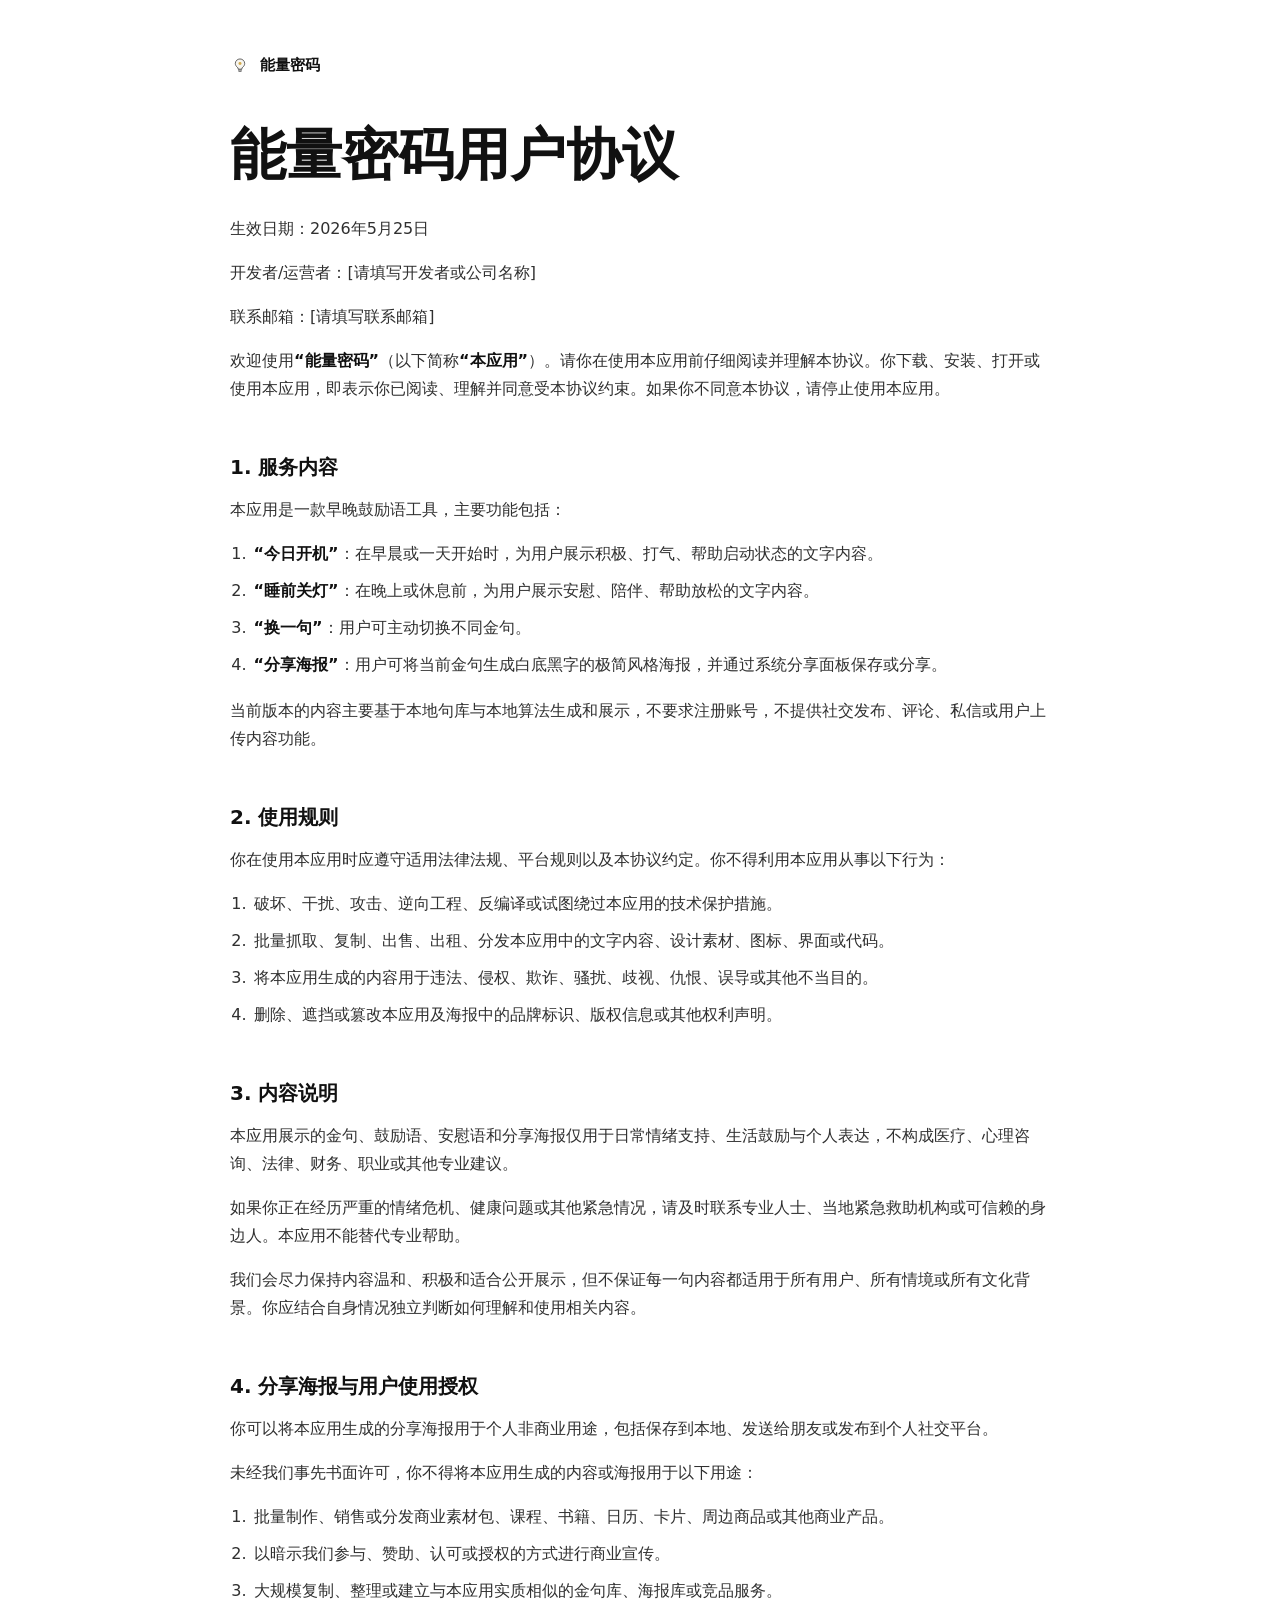
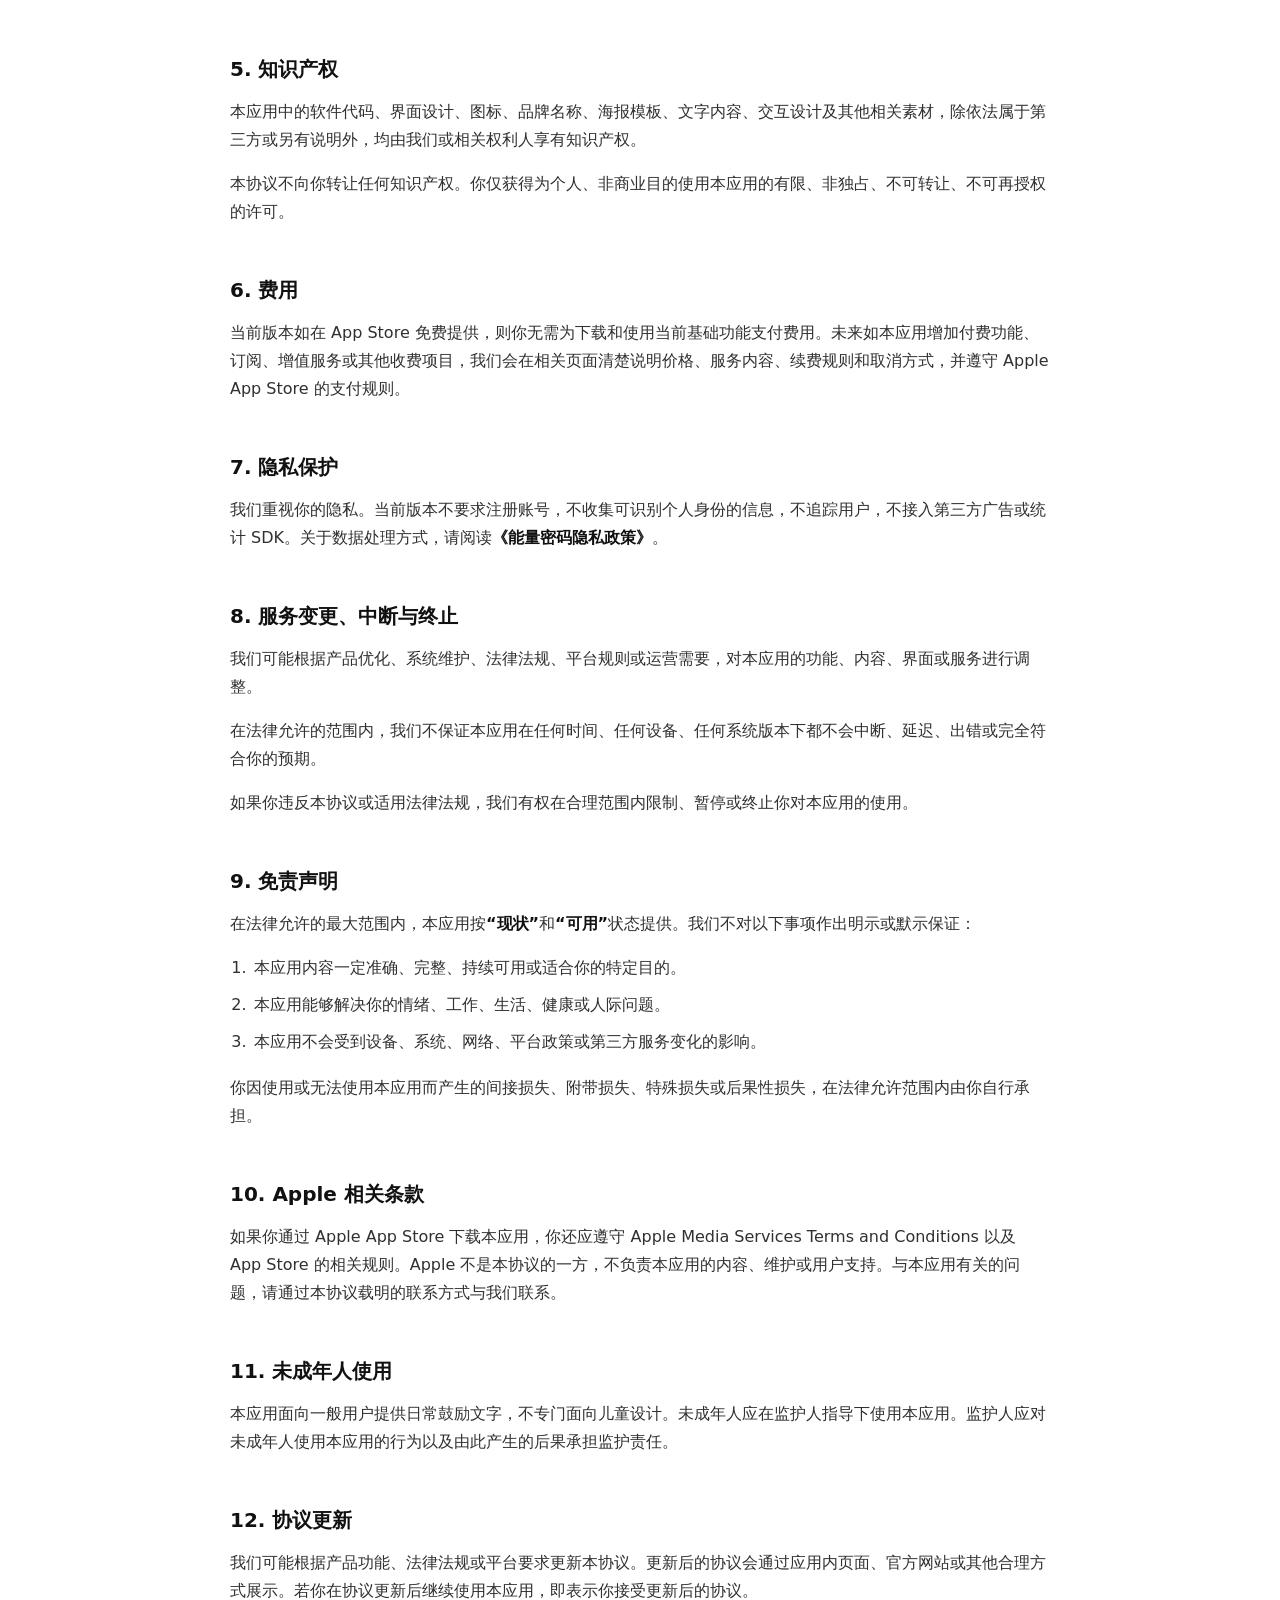
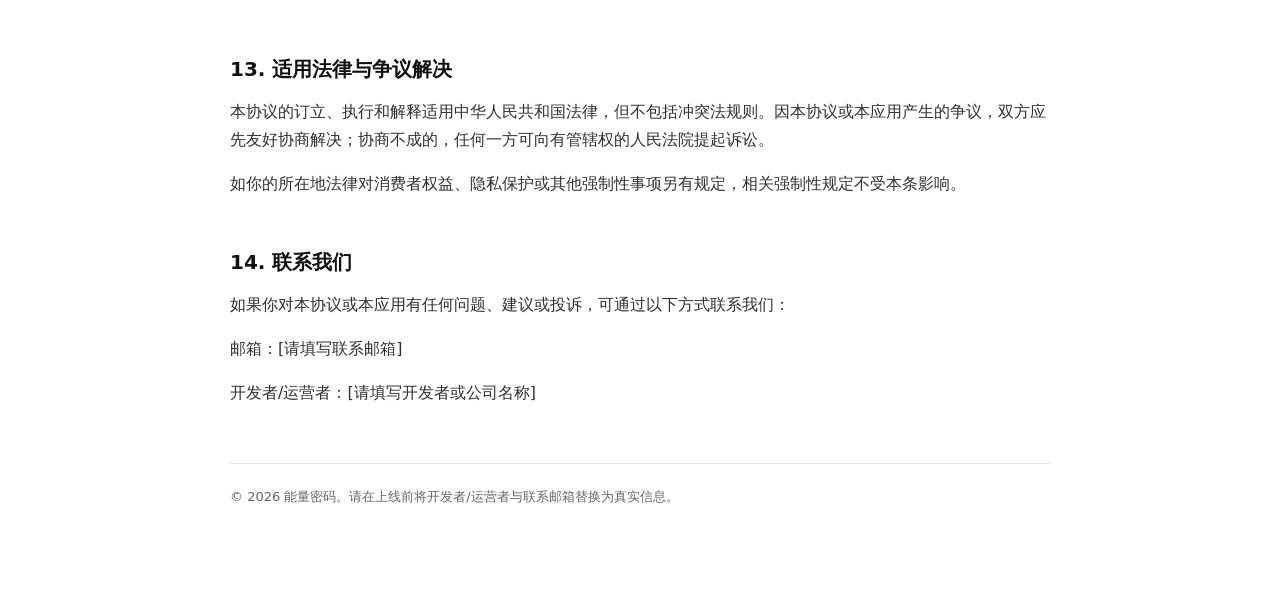
<file: DailyGlow/yonghuxieyi.html>
<!doctype html>
<html lang="zh-CN">
<head>
  <meta charset="utf-8" />
  <meta name="viewport" content="width=device-width, initial-scale=1" />
  <title>能量密码用户协议</title>
  <meta name="description" content="能量密码用户协议" />
  <style>
    :root {
      color-scheme: light;
      --bg: #ffffff;
      --ink: #111111;
      --muted: #666666;
      --line: #e8e4dc;
      --soft: #f7f5ef;
      --accent: #d2aa4c;
    }

    * {
      box-sizing: border-box;
    }

    html {
      background: var(--bg);
    }

    body {
      margin: 0;
      color: var(--ink);
      background: var(--bg);
      font-family: ui-sans-serif, system-ui, -apple-system, BlinkMacSystemFont, "Segoe UI", "PingFang SC", "Hiragino Sans GB", "Microsoft YaHei", sans-serif;
      letter-spacing: 0;
      line-height: 1.75;
    }

    .page {
      width: min(100% - 40px, 820px);
      margin: 0 auto;
      padding: 52px 0 72px;
    }

    .brand {
      display: inline-flex;
      align-items: center;
      gap: 10px;
      margin-bottom: 46px;
      color: var(--ink);
      font-size: 15px;
      font-weight: 700;
      text-decoration: none;
    }

    .brand-mark {
      width: 20px;
      height: 20px;
      display: inline-block;
      background-image: url("data:image/svg+xml,%3Csvg xmlns='http://www.w3.org/2000/svg' width='1024' height='1024' viewBox='0 0 1024 1024'%3E%3Cpath d='M512 202c-132 0-240 103-240 230 0 78 38 146 98 188 32 22 48 58 48 96v10h188v-10c0-38 18-74 50-96 60-42 96-110 96-188 0-127-108-230-240-230z' fill='%23F7F5EF' stroke='%23111111' stroke-width='32' stroke-linejoin='round'/%3E%3Ccircle cx='512' cy='430' r='76' fill='%23D2AA4C'/%3E%3Cpath d='M430 774h164M454 840h116' stroke='%23111111' stroke-width='30' stroke-linecap='round'/%3E%3C/svg%3E");
      background-position: center;
      background-repeat: no-repeat;
      background-size: contain;
    }

    article {
      padding: 0;
    }

    h1 {
      margin: 0 0 28px;
      color: var(--ink);
      font-size: clamp(34px, 6vw, 56px);
      line-height: 1.12;
      font-weight: 780;
      letter-spacing: 0;
    }

    h2 {
      margin: 42px 0 14px;
      padding-top: 8px;
      color: var(--ink);
      font-size: 20px;
      line-height: 1.45;
      font-weight: 760;
    }

    p {
      margin: 0 0 16px;
      color: #303030;
      font-size: 16px;
    }

    ol {
      margin: 0 0 18px;
      padding-left: 1.35em;
      color: #303030;
      font-size: 16px;
    }

    li {
      margin: 0 0 9px;
      padding-left: 2px;
    }

    code {
      padding: 2px 6px;
      border-radius: 6px;
      background: var(--soft);
      color: var(--ink);
      font-family: ui-monospace, SFMono-Regular, Menlo, Monaco, Consolas, "Liberation Mono", monospace;
      font-size: 0.92em;
    }

    .doc-name,
    .quote-mark {
      color: var(--ink);
      font-weight: 620;
    }

    .footer {
      margin-top: 56px;
      padding-top: 22px;
      border-top: 1px solid var(--line);
      color: var(--muted);
      font-size: 13px;
    }

    @media (max-width: 560px) {
      .page {
        width: min(100% - 28px, 820px);
        padding: 32px 0 54px;
      }

      .brand {
        margin-bottom: 34px;
      }

      h1 {
        margin-bottom: 22px;
      }

      h2 {
        margin-top: 34px;
        font-size: 18px;
      }

      p,
      ol {
        font-size: 15px;
      }
    }
  </style>
</head>
<body>
  <main class="page">
    <a class="brand" href="./" aria-label="能量密码">
      <span class="brand-mark" aria-hidden="true"></span>
      <span>能量密码</span>
    </a>
    <article>
      <h1>能量密码用户协议</h1>
      <p>生效日期：2026年5月25日</p>
      <p>开发者/运营者：[请填写开发者或公司名称]</p>
      <p>联系邮箱：[请填写联系邮箱]</p>
      <p>欢迎使用<span class="quote-mark">“能量密码”</span>（以下简称<span class="quote-mark">“本应用”</span>）。请你在使用本应用前仔细阅读并理解本协议。你下载、安装、打开或使用本应用，即表示你已阅读、理解并同意受本协议约束。如果你不同意本协议，请停止使用本应用。</p>
      <h2>1. 服务内容</h2>
      <p>本应用是一款早晚鼓励语工具，主要功能包括：</p>
      <ol>
      <li><span class="quote-mark">“今日开机”</span>：在早晨或一天开始时，为用户展示积极、打气、帮助启动状态的文字内容。</li>
      <li><span class="quote-mark">“睡前关灯”</span>：在晚上或休息前，为用户展示安慰、陪伴、帮助放松的文字内容。</li>
      <li><span class="quote-mark">“换一句”</span>：用户可主动切换不同金句。</li>
      <li><span class="quote-mark">“分享海报”</span>：用户可将当前金句生成白底黑字的极简风格海报，并通过系统分享面板保存或分享。</li>
      </ol>
      <p>当前版本的内容主要基于本地句库与本地算法生成和展示，不要求注册账号，不提供社交发布、评论、私信或用户上传内容功能。</p>
      <h2>2. 使用规则</h2>
      <p>你在使用本应用时应遵守适用法律法规、平台规则以及本协议约定。你不得利用本应用从事以下行为：</p>
      <ol>
      <li>破坏、干扰、攻击、逆向工程、反编译或试图绕过本应用的技术保护措施。</li>
      <li>批量抓取、复制、出售、出租、分发本应用中的文字内容、设计素材、图标、界面或代码。</li>
      <li>将本应用生成的内容用于违法、侵权、欺诈、骚扰、歧视、仇恨、误导或其他不当目的。</li>
      <li>删除、遮挡或篡改本应用及海报中的品牌标识、版权信息或其他权利声明。</li>
      </ol>
      <h2>3. 内容说明</h2>
      <p>本应用展示的金句、鼓励语、安慰语和分享海报仅用于日常情绪支持、生活鼓励与个人表达，不构成医疗、心理咨询、法律、财务、职业或其他专业建议。</p>
      <p>如果你正在经历严重的情绪危机、健康问题或其他紧急情况，请及时联系专业人士、当地紧急救助机构或可信赖的身边人。本应用不能替代专业帮助。</p>
      <p>我们会尽力保持内容温和、积极和适合公开展示，但不保证每一句内容都适用于所有用户、所有情境或所有文化背景。你应结合自身情况独立判断如何理解和使用相关内容。</p>
      <h2>4. 分享海报与用户使用授权</h2>
      <p>你可以将本应用生成的分享海报用于个人非商业用途，包括保存到本地、发送给朋友或发布到个人社交平台。</p>
      <p>未经我们事先书面许可，你不得将本应用生成的内容或海报用于以下用途：</p>
      <ol>
      <li>批量制作、销售或分发商业素材包、课程、书籍、日历、卡片、周边商品或其他商业产品。</li>
      <li>以暗示我们参与、赞助、认可或授权的方式进行商业宣传。</li>
      <li>大规模复制、整理或建立与本应用实质相似的金句库、海报库或竞品服务。</li>
      </ol>
      <h2>5. 知识产权</h2>
      <p>本应用中的软件代码、界面设计、图标、品牌名称、海报模板、文字内容、交互设计及其他相关素材，除依法属于第三方或另有说明外，均由我们或相关权利人享有知识产权。</p>
      <p>本协议不向你转让任何知识产权。你仅获得为个人、非商业目的使用本应用的有限、非独占、不可转让、不可再授权的许可。</p>
      <h2>6. 费用</h2>
      <p>当前版本如在 App Store 免费提供，则你无需为下载和使用当前基础功能支付费用。未来如本应用增加付费功能、订阅、增值服务或其他收费项目，我们会在相关页面清楚说明价格、服务内容、续费规则和取消方式，并遵守 Apple App Store 的支付规则。</p>
      <h2>7. 隐私保护</h2>
      <p>我们重视你的隐私。当前版本不要求注册账号，不收集可识别个人身份的信息，不追踪用户，不接入第三方广告或统计 SDK。关于数据处理方式，请阅读<span class="doc-name">《能量密码隐私政策》</span>。</p>
      <h2>8. 服务变更、中断与终止</h2>
      <p>我们可能根据产品优化、系统维护、法律法规、平台规则或运营需要，对本应用的功能、内容、界面或服务进行调整。</p>
      <p>在法律允许的范围内，我们不保证本应用在任何时间、任何设备、任何系统版本下都不会中断、延迟、出错或完全符合你的预期。</p>
      <p>如果你违反本协议或适用法律法规，我们有权在合理范围内限制、暂停或终止你对本应用的使用。</p>
      <h2>9. 免责声明</h2>
      <p>在法律允许的最大范围内，本应用按<span class="quote-mark">“现状”</span>和<span class="quote-mark">“可用”</span>状态提供。我们不对以下事项作出明示或默示保证：</p>
      <ol>
      <li>本应用内容一定准确、完整、持续可用或适合你的特定目的。</li>
      <li>本应用能够解决你的情绪、工作、生活、健康或人际问题。</li>
      <li>本应用不会受到设备、系统、网络、平台政策或第三方服务变化的影响。</li>
      </ol>
      <p>你因使用或无法使用本应用而产生的间接损失、附带损失、特殊损失或后果性损失，在法律允许范围内由你自行承担。</p>
      <h2>10. Apple 相关条款</h2>
      <p>如果你通过 Apple App Store 下载本应用，你还应遵守 Apple Media Services Terms and Conditions 以及 App Store 的相关规则。Apple 不是本协议的一方，不负责本应用的内容、维护或用户支持。与本应用有关的问题，请通过本协议载明的联系方式与我们联系。</p>
      <h2>11. 未成年人使用</h2>
      <p>本应用面向一般用户提供日常鼓励文字，不专门面向儿童设计。未成年人应在监护人指导下使用本应用。监护人应对未成年人使用本应用的行为以及由此产生的后果承担监护责任。</p>
      <h2>12. 协议更新</h2>
      <p>我们可能根据产品功能、法律法规或平台要求更新本协议。更新后的协议会通过应用内页面、官方网站或其他合理方式展示。若你在协议更新后继续使用本应用，即表示你接受更新后的协议。</p>
      <h2>13. 适用法律与争议解决</h2>
      <p>本协议的订立、执行和解释适用中华人民共和国法律，但不包括冲突法规则。因本协议或本应用产生的争议，双方应先友好协商解决；协商不成的，任何一方可向有管辖权的人民法院提起诉讼。</p>
      <p>如你的所在地法律对消费者权益、隐私保护或其他强制性事项另有规定，相关强制性规定不受本条影响。</p>
      <h2>14. 联系我们</h2>
      <p>如果你对本协议或本应用有任何问题、建议或投诉，可通过以下方式联系我们：</p>
      <p>邮箱：[请填写联系邮箱]</p>
      <p>开发者/运营者：[请填写开发者或公司名称]</p>
    </article>
    <p class="footer">© 2026 能量密码。请在上线前将开发者/运营者与联系邮箱替换为真实信息。</p>
  </main>
</body>
</html>
</file>
<file: styles.css>
:root {
  color-scheme: light;
  --ink: #18212f;
  --muted: #667085;
  --line: #d9e2ec;
  --surface: #ffffff;
  --page: #f5f7fb;
  --green: #26755b;
  --blue: #3166a7;
  --amber: #a15d10;
  --red: #b42318;
  font-family:
    Inter, ui-sans-serif, system-ui, -apple-system, BlinkMacSystemFont, "Segoe UI",
    "PingFang SC", "Hiragino Sans GB", "Microsoft YaHei", sans-serif;
}

* {
  box-sizing: border-box;
}

body {
  margin: 0;
  min-height: 100vh;
  color: var(--ink);
  background: var(--page);
}

button,
input,
textarea,
select {
  font: inherit;
}

.app-shell {
  width: min(1180px, calc(100vw - 32px));
  margin: 0 auto;
  padding: 32px 0;
}

.workspace {
  display: grid;
  grid-template-columns: 420px minmax(0, 1fr);
  gap: 18px;
  align-items: start;
}

.panel {
  background: rgba(255, 255, 255, 0.92);
  border: 1px solid rgba(217, 226, 236, 0.9);
  border-radius: 8px;
  box-shadow: 0 16px 50px rgba(24, 33, 47, 0.08);
}

.input-panel,
.result-panel {
  padding: 22px;
}

.brand-row,
.section-title {
  display: flex;
  justify-content: space-between;
  gap: 16px;
  align-items: flex-start;
  margin-bottom: 22px;
}

.eyebrow {
  margin: 0 0 6px;
  color: var(--green);
  font-size: 12px;
  font-weight: 700;
  letter-spacing: 0;
}

h1,
h2,
h3,
p {
  margin-top: 0;
}

h1 {
  margin-bottom: 0;
  font-size: 30px;
  line-height: 1.16;
}

h2 {
  margin-bottom: 0;
  font-size: 22px;
  line-height: 1.25;
}

h3 {
  margin-bottom: 8px;
  font-size: 17px;
}

.status-pill {
  flex: 0 0 auto;
  padding: 7px 10px;
  border-radius: 999px;
  background: #eef6f1;
  color: var(--green);
  font-size: 12px;
  font-weight: 700;
}

.field {
  display: grid;
  gap: 8px;
  margin-bottom: 16px;
}

.field span {
  color: #344054;
  font-size: 13px;
  font-weight: 700;
}

input,
textarea,
select {
  width: 100%;
  border: 1px solid var(--line);
  border-radius: 8px;
  color: var(--ink);
  background: #fff;
  outline: none;
}

input,
select {
  height: 44px;
  padding: 0 12px;
}

textarea {
  resize: vertical;
  min-height: 104px;
  padding: 12px;
  line-height: 1.55;
}

input:focus,
textarea:focus,
select:focus {
  border-color: var(--blue);
  box-shadow: 0 0 0 3px rgba(49, 102, 167, 0.12);
}

.control-grid {
  display: grid;
  grid-template-columns: 1fr 1fr;
  gap: 12px;
}

.primary-button,
.ghost-button,
.copy-button {
  border: 0;
  border-radius: 8px;
  cursor: pointer;
  font-weight: 700;
}

.primary-button {
  width: 100%;
  height: 48px;
  color: #fff;
  background: var(--green);
}

.primary-button:disabled {
  cursor: progress;
  opacity: 0.72;
}

.ghost-button,
.copy-button {
  height: 36px;
  padding: 0 12px;
  color: var(--blue);
  background: #ecf3fb;
}

.ghost-button:disabled {
  cursor: not-allowed;
  opacity: 0.45;
}

.notice {
  margin-top: 16px;
  padding: 12px;
  border: 1px solid #f4d3a1;
  border-radius: 8px;
  color: #6e3c08;
  background: #fff8eb;
  font-size: 13px;
  line-height: 1.55;
}

.page-card {
  margin-bottom: 16px;
  padding: 16px;
  border: 1px solid var(--line);
  border-radius: 8px;
  background: #fbfcfe;
}

.page-card dl {
  display: grid;
  gap: 8px;
  margin: 14px 0 0;
}

.page-card div {
  display: grid;
  grid-template-columns: 72px minmax(0, 1fr);
  gap: 12px;
}

.page-card dt {
  color: var(--muted);
  font-size: 13px;
  font-weight: 700;
}

.page-card dd {
  min-width: 0;
  margin: 0;
  line-height: 1.55;
  word-break: break-word;
}

.muted {
  margin: 0;
  color: var(--muted);
  line-height: 1.6;
}

.fit-summary {
  display: grid;
  gap: 8px;
  padding: 14px;
  border: 1px solid #cfe4d8;
  border-radius: 8px;
  background: #f3faf6;
}

.fit-summary div {
  display: flex;
  justify-content: space-between;
  gap: 12px;
  align-items: center;
}

.fit-summary strong {
  color: var(--green);
  font-size: 18px;
}

.fit-summary p {
  margin: 0;
  color: #344054;
  line-height: 1.55;
}

.fit-label {
  color: var(--muted);
  font-size: 13px;
  font-weight: 800;
}

.fit-list {
  display: flex;
  flex-wrap: wrap;
  gap: 8px;
  margin-top: 10px;
}

.comments {
  display: grid;
  gap: 12px;
}

.comment-card {
  padding: 16px;
  border: 1px solid var(--line);
  border-radius: 8px;
  background: #fff;
}

.follow-card {
  border-color: #f4d3a1;
  background: #fffdf8;
}

.comment-head {
  display: flex;
  justify-content: space-between;
  gap: 12px;
  align-items: center;
  margin-bottom: 10px;
}

.comment-type {
  color: var(--blue);
  font-size: 13px;
  font-weight: 800;
}

.comment-text {
  margin-bottom: 10px;
  font-size: 16px;
  line-height: 1.72;
  word-break: break-word;
}

.comment-meta {
  display: flex;
  flex-wrap: wrap;
  gap: 8px;
}

.tag {
  padding: 5px 8px;
  border-radius: 999px;
  color: #344054;
  background: #f2f4f7;
  font-size: 12px;
}

.tag.warning {
  color: var(--amber);
  background: #fff4df;
}

.error {
  color: var(--red);
}

@media (max-width: 900px) {
  .app-shell {
    width: min(100vw - 24px, 680px);
    padding: 18px 0;
  }

  .workspace {
    grid-template-columns: 1fr;
  }

  .control-grid {
    grid-template-columns: 1fr;
  }
}
</file>
<file: DailyGlow/styles.css>
:root {
  color-scheme: light;
  --bg: #ffffff;
  --ink: #111111;
  --muted: #707070;
  --soft: #f7f7f4;
  --line: #e8e4dc;
  --green: #eef5e9;
  --night: #f1f3f8;
  --gold: #d2aa4c;
}

* {
  box-sizing: border-box;
}

html {
  background: var(--bg);
  scroll-behavior: smooth;
}

body {
  margin: 0;
  color: var(--ink);
  font-family:
    Inter, ui-sans-serif, system-ui, -apple-system, BlinkMacSystemFont, "Segoe UI",
    "PingFang SC", "Hiragino Sans GB", "Microsoft YaHei", sans-serif;
  letter-spacing: 0;
}

a {
  color: inherit;
  text-decoration: none;
}

img {
  display: block;
  max-width: 100%;
}

.page {
  min-height: 100vh;
}

.wrap {
  width: min(100% - 40px, 1120px);
  margin: 0 auto;
}

.topbar {
  position: sticky;
  top: 0;
  z-index: 5;
  background: rgba(255, 255, 255, 0.88);
  backdrop-filter: blur(18px);
  border-bottom: 1px solid rgba(232, 228, 220, 0.72);
}

.nav {
  height: 72px;
  display: flex;
  align-items: center;
  justify-content: space-between;
  gap: 18px;
}

.brand,
.footer-brand {
  display: inline-flex;
  align-items: center;
  gap: 10px;
  font-weight: 750;
}

.brand img,
.footer-brand img {
  width: 26px;
  height: 26px;
  border-radius: 6px;
}

.nav-links {
  display: flex;
  align-items: center;
  gap: 22px;
  color: var(--muted);
  font-size: 14px;
}

.nav-links a:hover {
  color: var(--ink);
}

.pill-link {
  min-height: 38px;
  padding: 9px 16px;
  border: 1px solid var(--line);
  border-radius: 999px;
  color: var(--ink);
  font-weight: 650;
}

.hero {
  display: grid;
  grid-template-columns: minmax(0, 1.02fr) minmax(320px, 0.82fr);
  align-items: center;
  gap: 72px;
  min-height: calc(100vh - 72px);
  padding: 80px 0 96px;
}

.eyebrow {
  margin: 0 0 18px;
  color: var(--muted);
  font-size: 17px;
  font-weight: 650;
}

h1 {
  max-width: 720px;
  margin: 0;
  font-size: clamp(54px, 7.4vw, 104px);
  line-height: 1.08;
  font-weight: 830;
}

.hero-copy {
  max-width: 620px;
  margin: 28px 0 0;
  color: var(--muted);
  font-size: 22px;
  line-height: 1.72;
}

.hero-actions {
  display: flex;
  flex-wrap: wrap;
  gap: 12px;
  margin-top: 42px;
}

.primary-button,
.secondary-button {
  display: inline-flex;
  align-items: center;
  justify-content: center;
  min-height: 52px;
  padding: 0 24px;
  border-radius: 999px;
  font-size: 15px;
  font-weight: 750;
}

.primary-button {
  background: var(--ink);
  color: #fff;
}

.secondary-button {
  border: 1px solid var(--line);
  background: #fff;
}

.hero-card {
  padding: 28px;
  border: 1px solid var(--line);
  border-radius: 8px;
  background: var(--soft);
}

.app-icon {
  width: 88px;
  height: 88px;
  border-radius: 20px;
  box-shadow: 0 18px 44px rgba(17, 17, 17, 0.08);
}

.quote-preview {
  margin-top: 92px;
}

.quote-preview p {
  margin: 0;
  color: var(--muted);
  font-size: 15px;
}

.quote-preview strong {
  display: block;
  margin-top: 18px;
  font-size: 48px;
  line-height: 1.18;
}

.section {
  padding: 96px 0;
  border-top: 1px solid var(--line);
}

.section-title {
  display: grid;
  grid-template-columns: minmax(0, 0.85fr) minmax(260px, 0.7fr);
  gap: 72px;
  align-items: end;
  margin-bottom: 42px;
}

h2 {
  margin: 0;
  font-size: clamp(36px, 5vw, 64px);
  line-height: 1.12;
  font-weight: 820;
}

.section-title p,
.support-lead {
  margin: 0;
  color: var(--muted);
  font-size: 18px;
  line-height: 1.75;
}

.feature-grid {
  display: grid;
  grid-template-columns: repeat(3, minmax(0, 1fr));
  gap: 14px;
}

.feature {
  min-height: 260px;
  padding: 28px;
  border: 1px solid var(--line);
  border-radius: 8px;
  background: #fff;
}

.feature:nth-child(1) {
  background: var(--green);
}

.feature:nth-child(2) {
  background: var(--night);
}

.feature h3 {
  margin: 0 0 18px;
  font-size: 24px;
}

.feature p {
  margin: 0;
  color: var(--muted);
  font-size: 16px;
  line-height: 1.8;
}

.screens {
  display: grid;
  grid-template-columns: repeat(3, minmax(0, 1fr));
  gap: 18px;
  align-items: start;
}

.screens img {
  border: 1px solid var(--line);
  border-radius: 8px;
  background: #fff;
}

.support-card {
  display: grid;
  grid-template-columns: minmax(0, 1fr) auto;
  gap: 24px;
  align-items: center;
  padding: 34px;
  border: 1px solid var(--line);
  border-radius: 8px;
  background: var(--soft);
}

.support-card h2 {
  font-size: clamp(32px, 4vw, 54px);
}

.support-card p {
  max-width: 640px;
  margin: 18px 0 0;
  color: var(--muted);
  font-size: 17px;
  line-height: 1.75;
}

.footer {
  padding: 44px 0 54px;
  border-top: 1px solid var(--line);
  color: var(--muted);
}

.footer-inner {
  display: flex;
  align-items: flex-start;
  justify-content: space-between;
  gap: 24px;
}

.footer p {
  margin: 14px 0 0;
  font-size: 14px;
  line-height: 1.8;
}

.footer-links {
  display: flex;
  flex-wrap: wrap;
  gap: 16px;
  font-size: 14px;
}

.support-main {
  width: min(100% - 40px, 860px);
  margin: 0 auto;
  padding: 78px 0 96px;
}

.support-main h1 {
  font-size: clamp(46px, 7vw, 82px);
}

.support-panel {
  margin-top: 42px;
  padding: 30px;
  border: 1px solid var(--line);
  border-radius: 8px;
  background: var(--soft);
}

.support-panel h2 {
  font-size: 28px;
}

.support-panel p,
.support-panel li {
  color: var(--muted);
  font-size: 16px;
  line-height: 1.85;
}

.support-panel a {
  color: var(--ink);
  text-decoration: underline;
  text-underline-offset: 3px;
}

.support-list {
  margin: 18px 0 0;
  padding-left: 1.2em;
}

@media (max-width: 860px) {
  .nav {
    height: auto;
    padding: 18px 0;
    align-items: flex-start;
  }

  .nav-links {
    gap: 12px;
    font-size: 13px;
  }

  .hero,
  .section-title,
  .support-card {
    grid-template-columns: 1fr;
    gap: 34px;
  }

  .hero {
    padding-top: 58px;
  }

  .feature-grid,
  .screens {
    grid-template-columns: 1fr;
  }

  .quote-preview {
    margin-top: 56px;
  }

  .quote-preview strong {
    font-size: 38px;
  }

  .footer-inner {
    display: grid;
  }
}

@media (max-width: 520px) {
  .wrap,
  .support-main {
    width: min(100% - 28px, 1120px);
  }

  .nav-links a:not(.pill-link) {
    display: none;
  }

  h1 {
    font-size: 48px;
  }

  .hero-copy {
    font-size: 18px;
  }

  .section {
    padding: 68px 0;
  }
}
</file>
